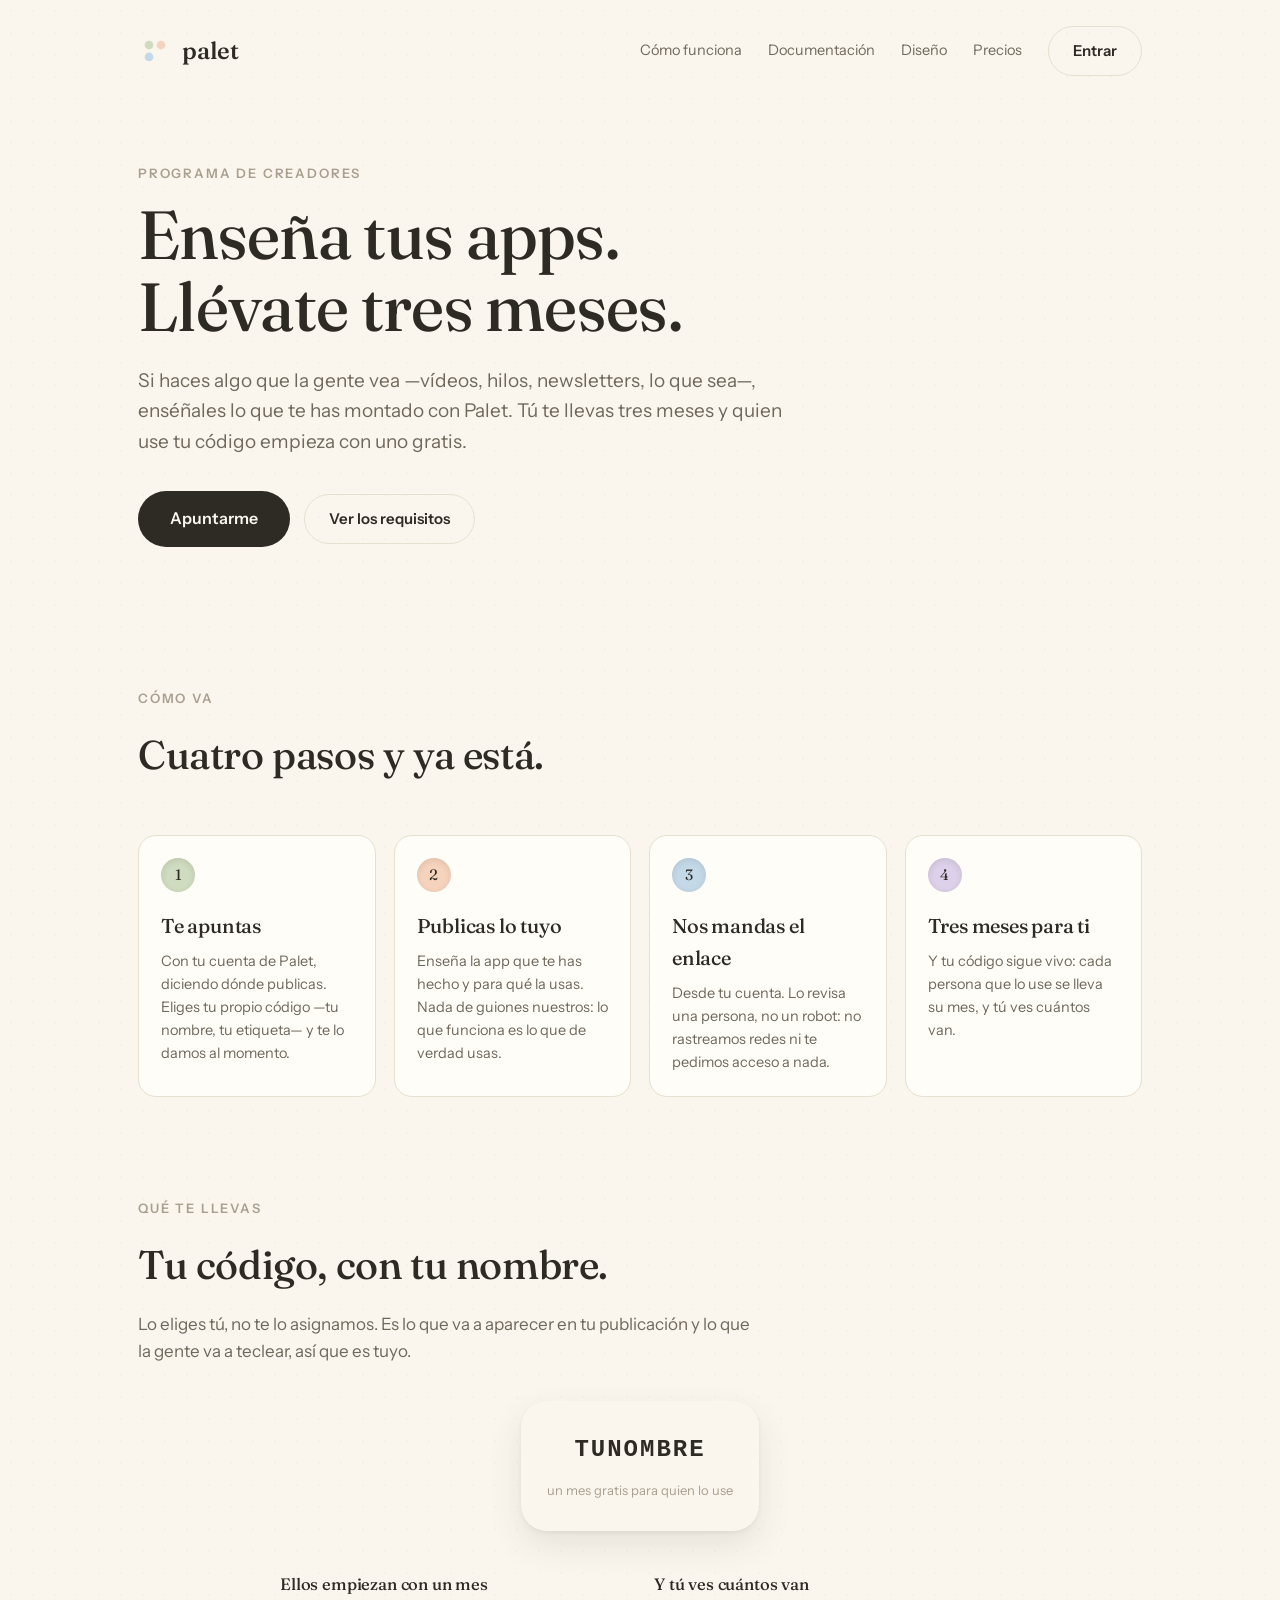
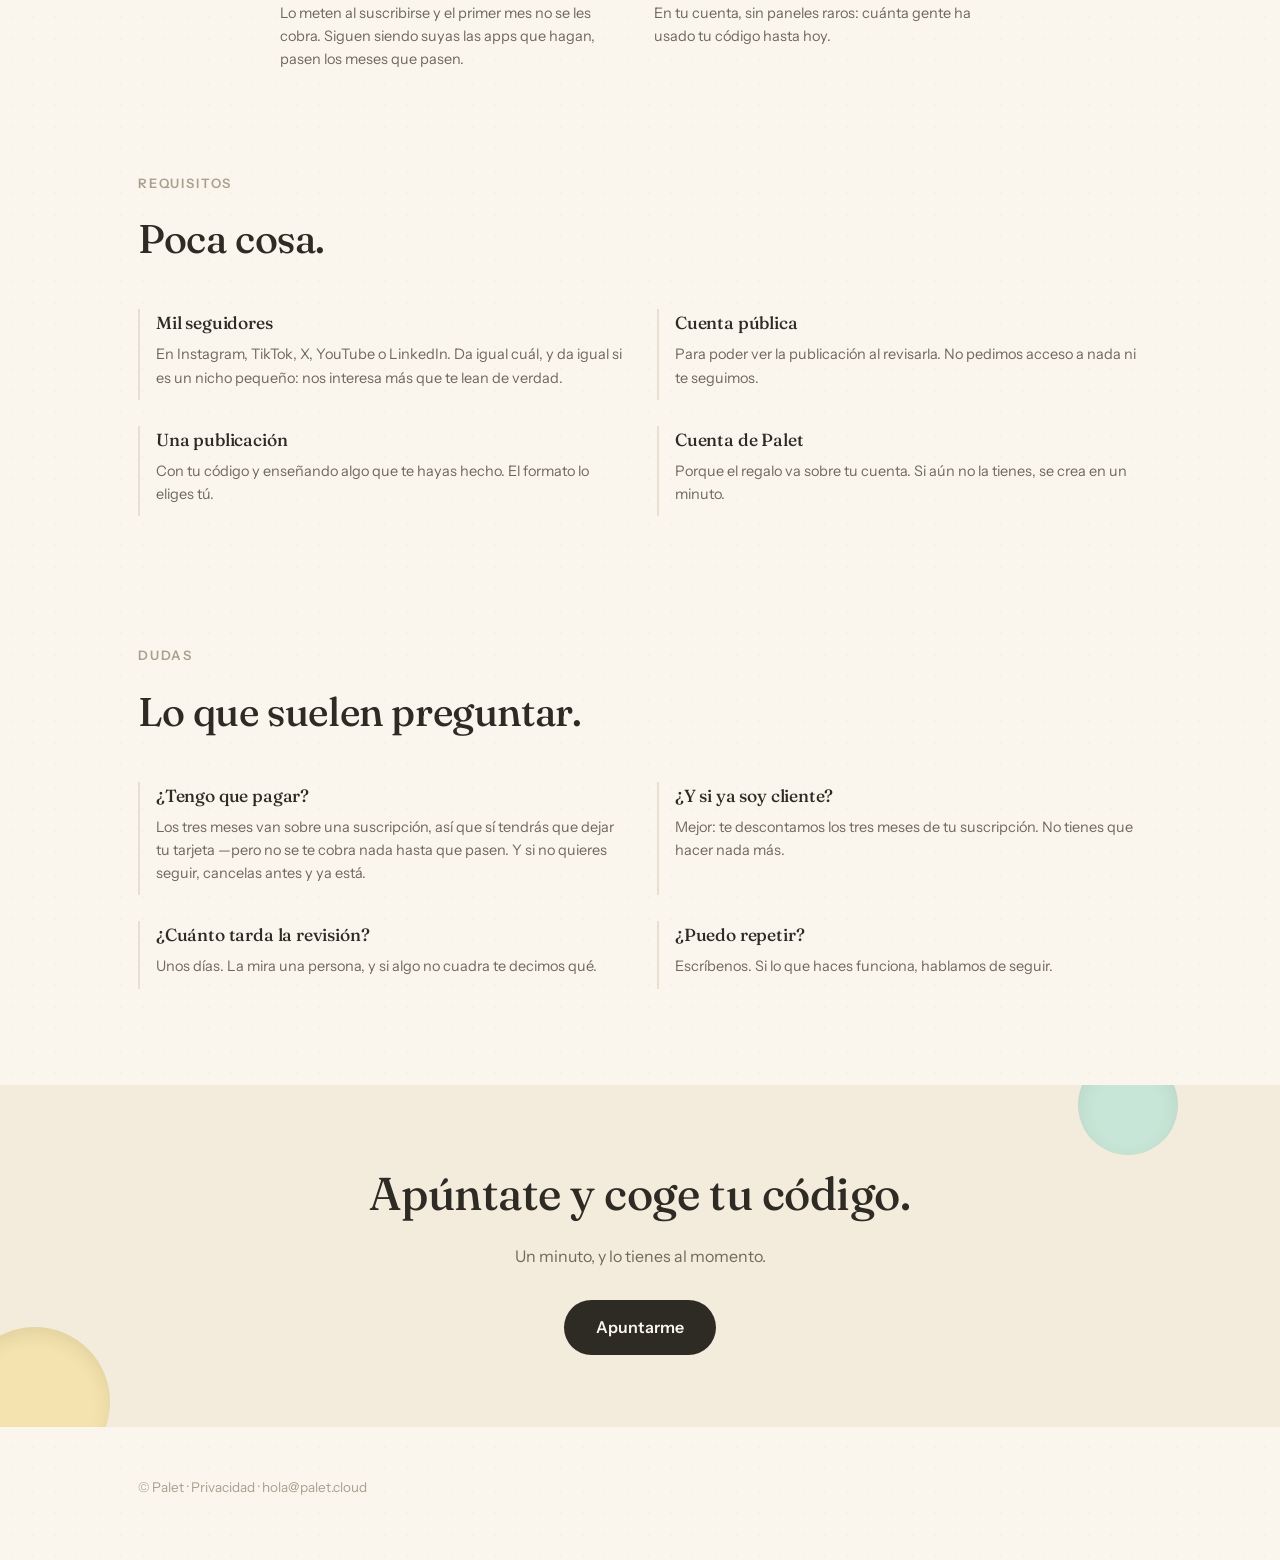
<file: creadores.html>
<!doctype html>
<html lang="es">
<head>
  <meta charset="utf-8">
  <meta name="viewport" content="width=device-width, initial-scale=1">
  <title>Palet — Programa de creadores</title>
  <meta name="description" content="Comparte Palet con los tuyos y llévate tres meses. Quien use tu código empieza con un mes gratis.">
  <link rel="icon" href="icon.svg" type="image/svg+xml">
  <link rel="preconnect" href="https://fonts.googleapis.com">
  <link rel="preconnect" href="https://fonts.gstatic.com" crossorigin>
  <link href="https://fonts.googleapis.com/css2?family=Fraunces:ital,opsz,wght@0,9..144,300..700;1,9..144,300..700&family=Instrument+Sans:ital,wght@0,400..700;1,400..700&display=swap" rel="stylesheet">
  <link rel="stylesheet" href="styles.css">
  <meta property="og:title" content="Programa de creadores de Palet">
  <meta property="og:description" content="Comparte Palet y llévate tres meses. Quien use tu código empieza con un mes gratis.">
  <meta property="og:url" content="https://palet.cloud/creadores.html">
</head>
<body>

<div class="wrap">
  <nav>
    <a class="brand" href="/">
      <img src="icon.svg" alt="">
      <span>palet</span>
    </a>
    <div class="nav-links">
      <a href="/#como">Cómo funciona</a>
      <a href="docs.html">Documentación</a>
      <a href="diseno.html">Diseño</a>
      <a href="precios.html">Precios</a>
      <a class="btn ghost" href="https://app.palet.cloud">Entrar</a>
    </div>
  </nav>
</div>

<header class="hero" style="padding-bottom:40px">
  <div class="wrap">
    <p class="eyebrow">Programa de creadores</p>
    <h1 class="reveal" style="max-width:14ch">Enseña tus apps.<br>Llévate tres meses.</h1>
    <p class="sub reveal d1" style="max-width:52ch">Si haces algo que la gente vea —vídeos, hilos,
    newsletters, lo que sea—, enséñales lo que te has montado con Palet. Tú te llevas tres meses
    y quien use tu código empieza con uno gratis.</p>
    <div class="cta-row reveal d2">
      <a class="btn big" href="https://app.palet.cloud/creadores">Apuntarme</a>
      <a class="btn ghost" href="#requisitos">Ver los requisitos</a>
    </div>
  </div>
</header>

<section>
  <div class="wrap">
    <p class="eyebrow">Cómo va</p>
    <h2>Cuatro pasos y ya está.</h2>
    <div class="steps cuatro">
      <div class="step">
        <span class="num" style="background:var(--sage)">1</span>
        <h3>Te apuntas</h3>
        <p>Con tu cuenta de Palet, diciendo dónde publicas. Eliges tu propio código —tu nombre,
        tu etiqueta— y te lo damos al momento.</p>
      </div>
      <div class="step">
        <span class="num" style="background:var(--peach)">2</span>
        <h3>Publicas lo tuyo</h3>
        <p>Enseña la app que te has hecho y para qué la usas. Nada de guiones nuestros: lo que
        funciona es lo que de verdad usas.</p>
      </div>
      <div class="step">
        <span class="num" style="background:var(--sky)">3</span>
        <h3>Nos mandas el enlace</h3>
        <p>Desde tu cuenta. Lo revisa una persona, no un robot: no rastreamos redes ni te pedimos
        acceso a nada.</p>
      </div>
      <div class="step">
        <span class="num" style="background:var(--lilac)">4</span>
        <h3>Tres meses para ti</h3>
        <p>Y tu código sigue vivo: cada persona que lo use se lleva su mes, y tú ves cuántos van.</p>
      </div>
    </div>
  </div>
</section>

<section>
  <div class="wrap">
    <p class="eyebrow">Qué te llevas</p>
    <h2>Tu código, con tu nombre.</h2>
    <p class="lead">Lo eliges tú, no te lo asignamos. Es lo que va a aparecer en tu publicación y
    lo que la gente va a teclear, así que es tuyo.</p>

    <div class="widgets-demo" style="margin:36px 0 40px">
      <div class="wdg" style="width:auto;height:auto;min-width:220px;align-items:center;justify-content:center;padding:30px 26px">
        <strong style="font-family:ui-monospace,Menlo,monospace;font-size:24px;letter-spacing:2px;color:var(--ink);margin:0">TUNOMBRE</strong>
        <span style="margin-top:10px;color:var(--ink-faint);font-size:13px">un mes gratis para quien lo use</span>
      </div>
    </div>

    <div class="widget-notes">
      <div>
        <h3>Ellos empiezan con un mes</h3>
        <p>Lo meten al suscribirse y el primer mes no se les cobra. Siguen siendo suyas las apps
        que hagan, pasen los meses que pasen.</p>
      </div>
      <div>
        <h3>Y tú ves cuántos van</h3>
        <p>En tu cuenta, sin paneles raros: cuánta gente ha usado tu código hasta hoy.</p>
      </div>
    </div>
  </div>
</section>

<section id="requisitos">
  <div class="wrap">
    <p class="eyebrow">Requisitos</p>
    <h2>Poca cosa.</h2>
    <div class="usos">
      <article>
        <h3>Mil seguidores</h3>
        <p>En Instagram, TikTok, X, YouTube o LinkedIn. Da igual cuál, y da igual si es un
        nicho pequeño: nos interesa más que te lean de verdad.</p>
      </article>
      <article>
        <h3>Cuenta pública</h3>
        <p>Para poder ver la publicación al revisarla. No pedimos acceso a nada ni te seguimos.</p>
      </article>
      <article>
        <h3>Una publicación</h3>
        <p>Con tu código y enseñando algo que te hayas hecho. El formato lo eliges tú.</p>
      </article>
      <article>
        <h3>Cuenta de Palet</h3>
        <p>Porque el regalo va sobre tu cuenta. Si aún no la tienes, se crea en un minuto.</p>
      </article>
    </div>
  </div>
</section>

<section>
  <div class="wrap">
    <p class="eyebrow">Dudas</p>
    <h2>Lo que suelen preguntar.</h2>
    <div class="usos">
      <article>
        <h3>¿Tengo que pagar?</h3>
        <p>Los tres meses van sobre una suscripción, así que sí tendrás que dejar tu tarjeta —pero
        no se te cobra nada hasta que pasen. Y si no quieres seguir, cancelas antes y ya está.</p>
      </article>
      <article>
        <h3>¿Y si ya soy cliente?</h3>
        <p>Mejor: te descontamos los tres meses de tu suscripción. No tienes que hacer nada más.</p>
      </article>
      <article>
        <h3>¿Cuánto tarda la revisión?</h3>
        <p>Unos días. La mira una persona, y si algo no cuadra te decimos qué.</p>
      </article>
      <article>
        <h3>¿Puedo repetir?</h3>
        <p>Escríbenos. Si lo que haces funciona, hablamos de seguir.</p>
      </article>
    </div>
  </div>
</section>

<div class="cta-band">
  <span class="well" style="background:var(--butter); width:150px;height:150px; left:-40px; bottom:-50px"></span>
  <span class="well" style="background:var(--mint);   width:100px;height:100px; right:8%;  top:-30px"></span>
  <h2>Apúntate y coge tu código.</h2>
  <p>Un minuto, y lo tienes al momento.</p>
  <a class="btn big" href="https://app.palet.cloud/creadores">Apuntarme</a>
</div>

<footer>
  <div class="wrap">
    <p>© Palet · <a href="privacidad.html">Privacidad</a> · <a href="mailto:hola@palet.cloud">hola@palet.cloud</a></p>
  </div>
</footer>

</body>
</html>
</file>
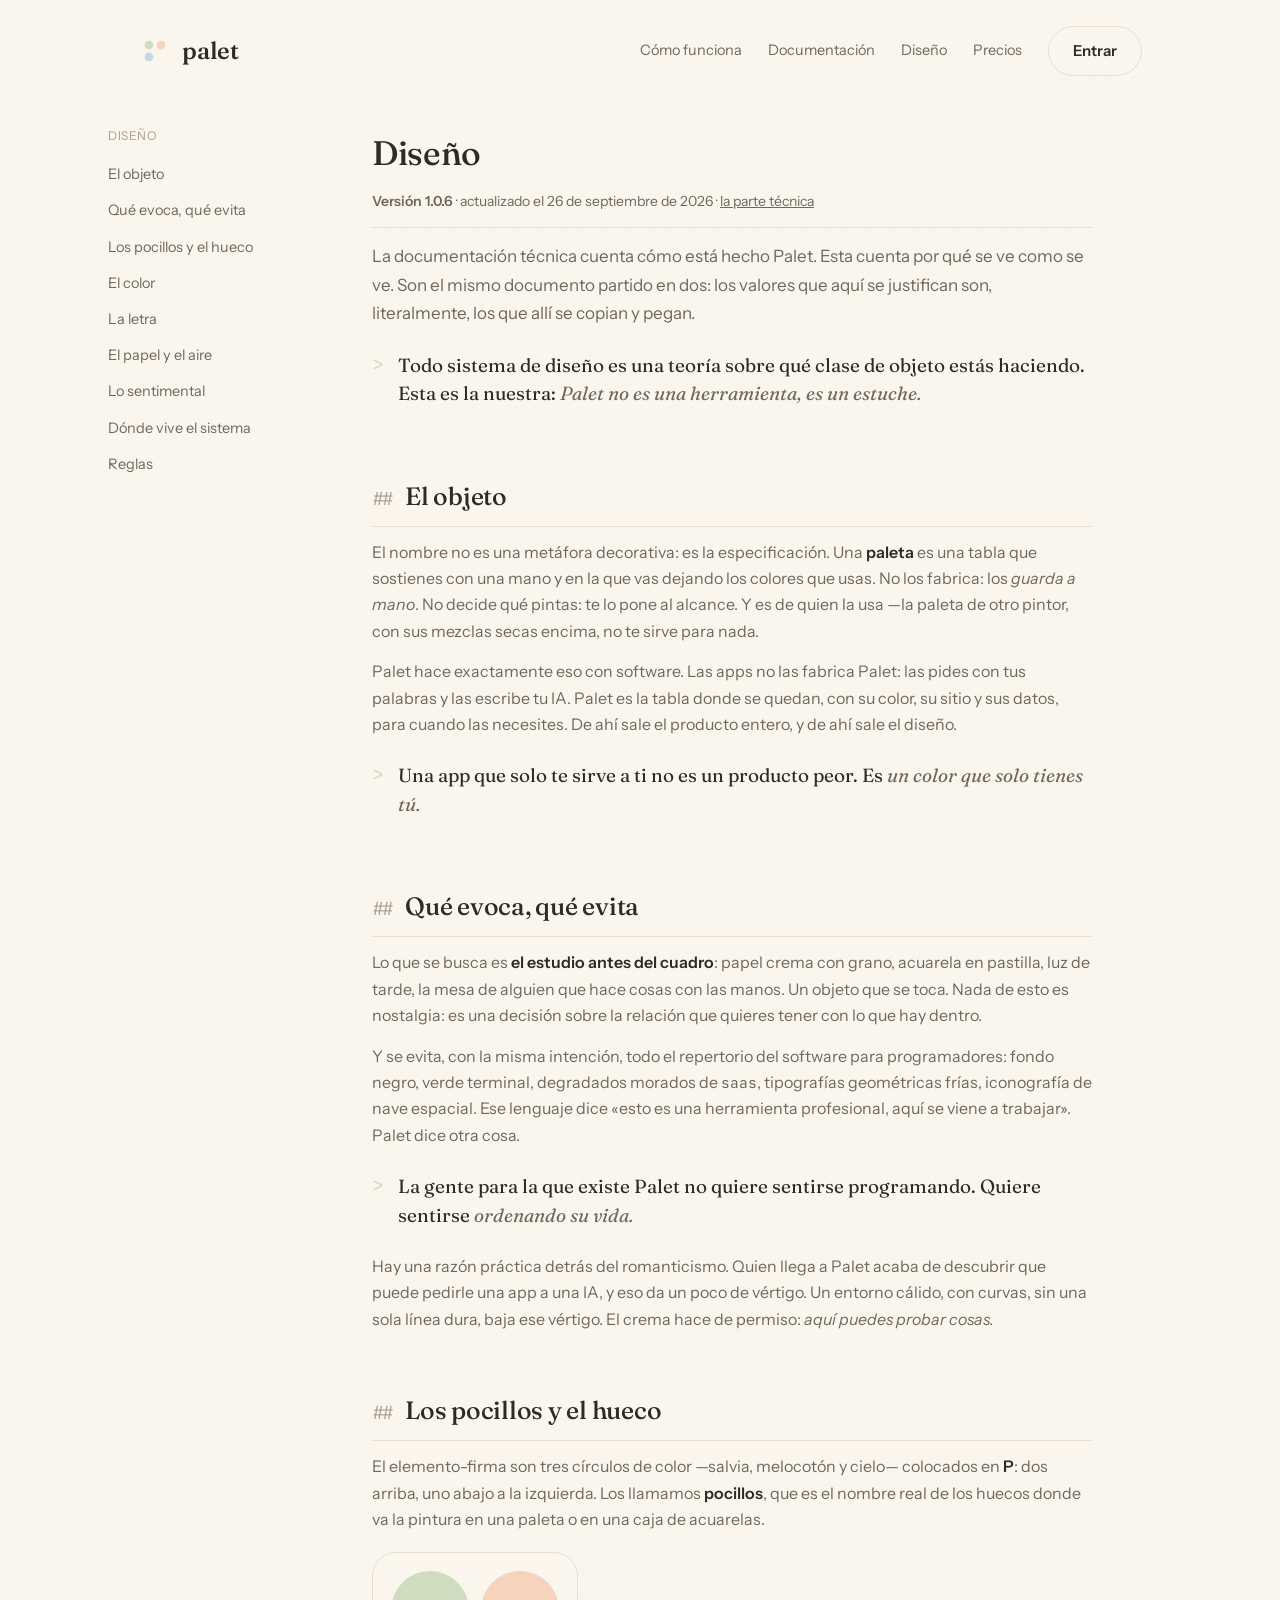
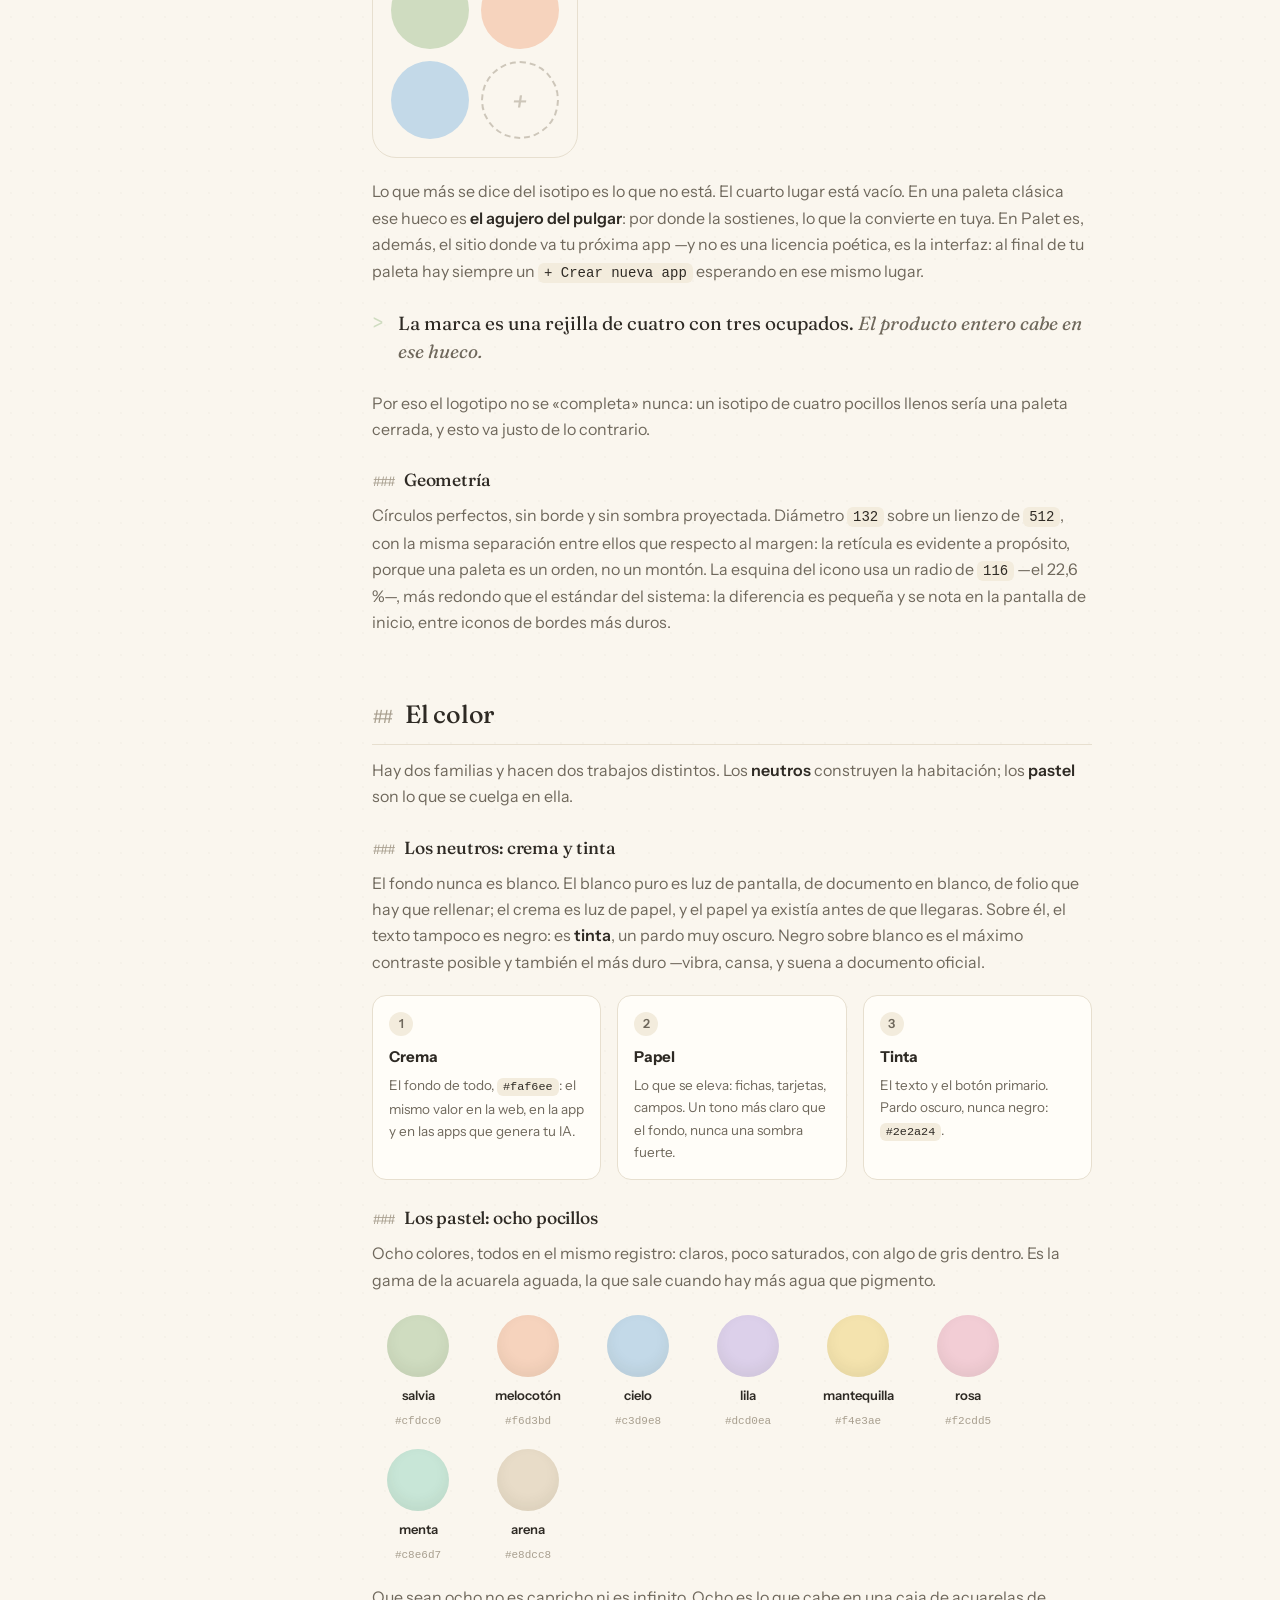
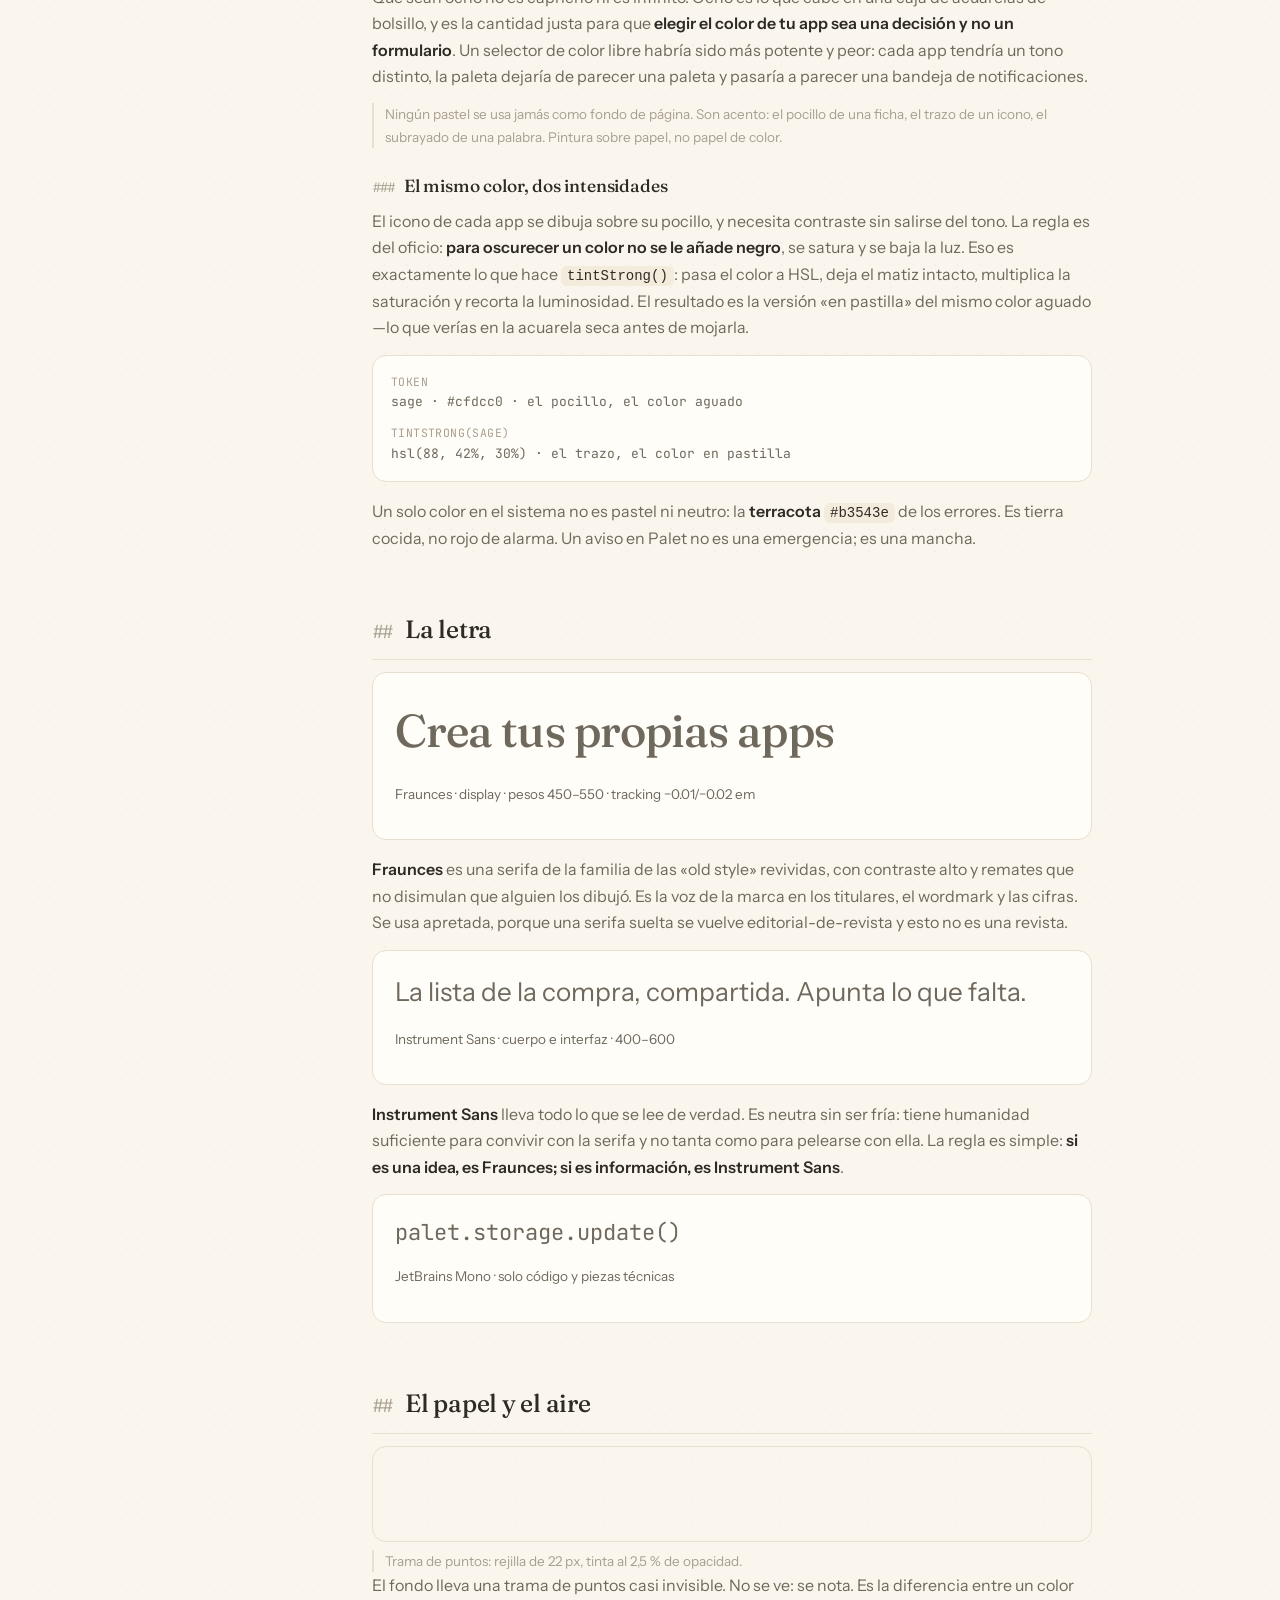
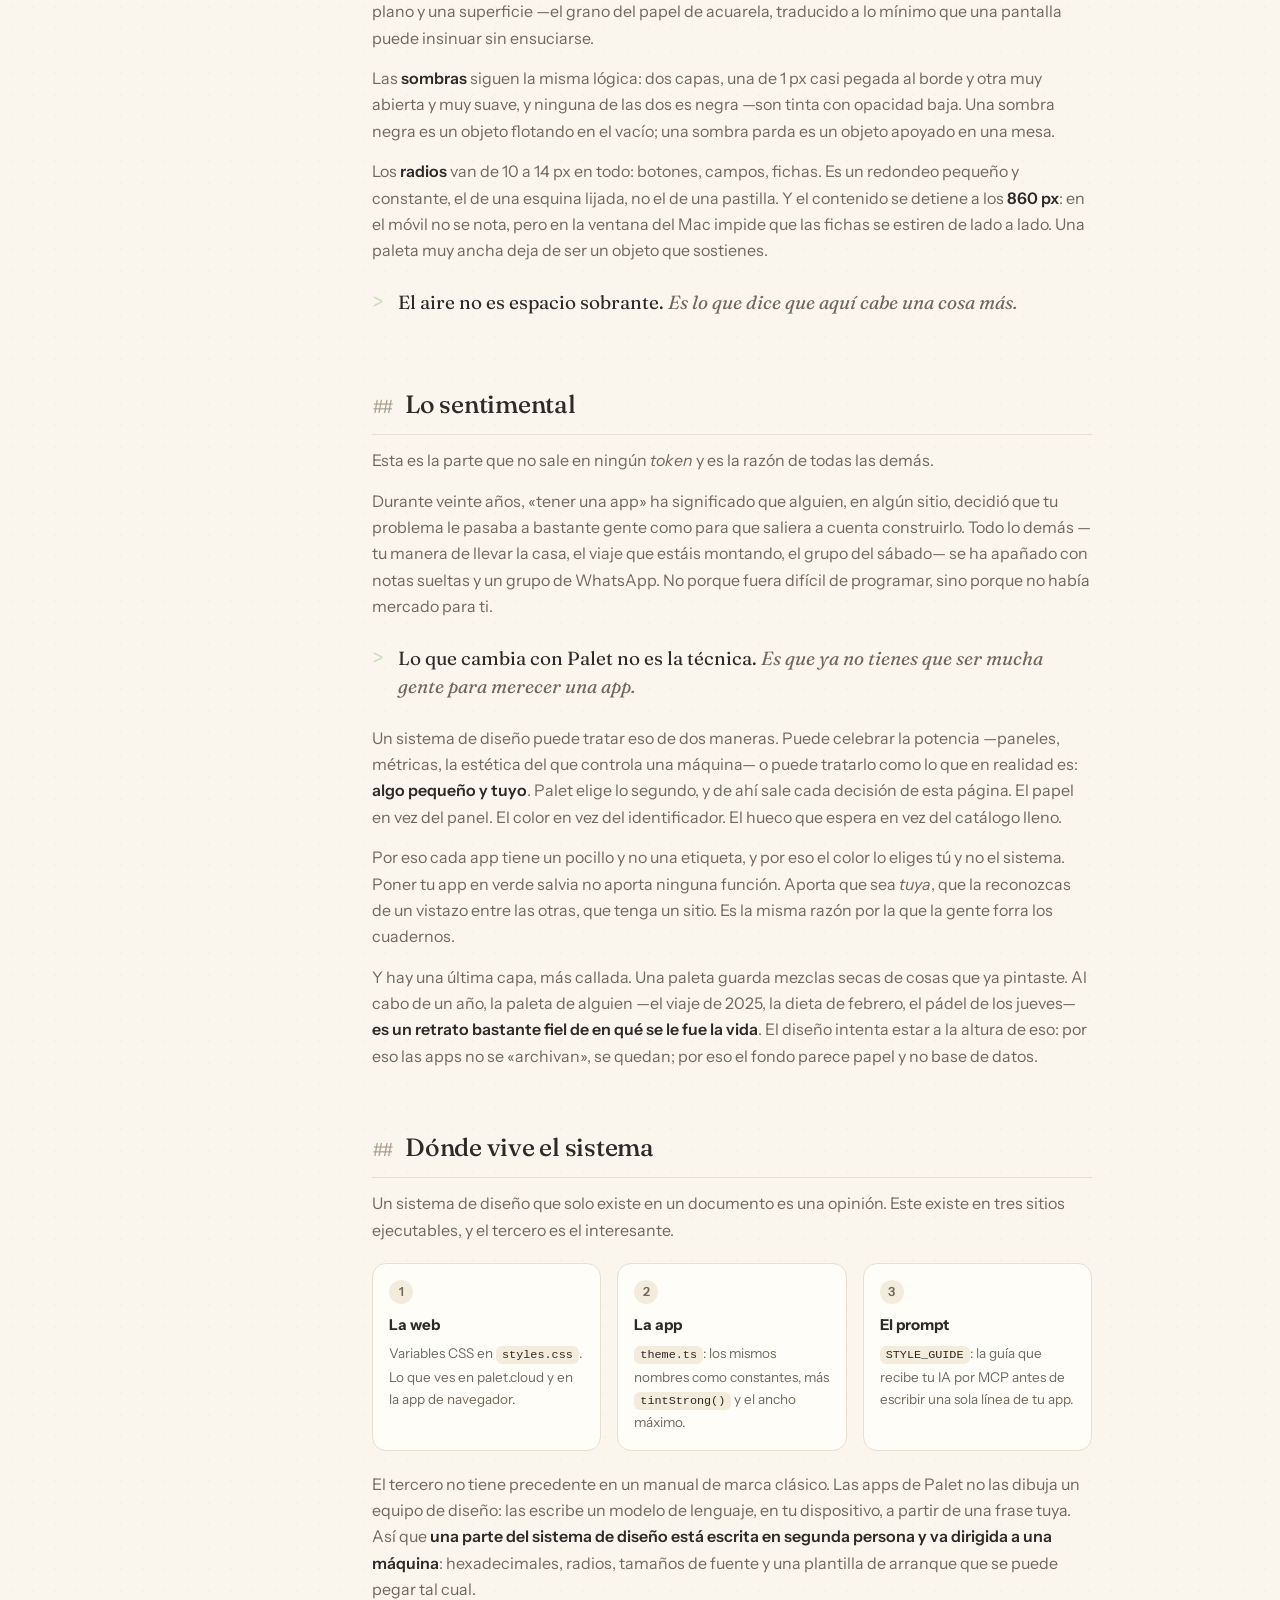
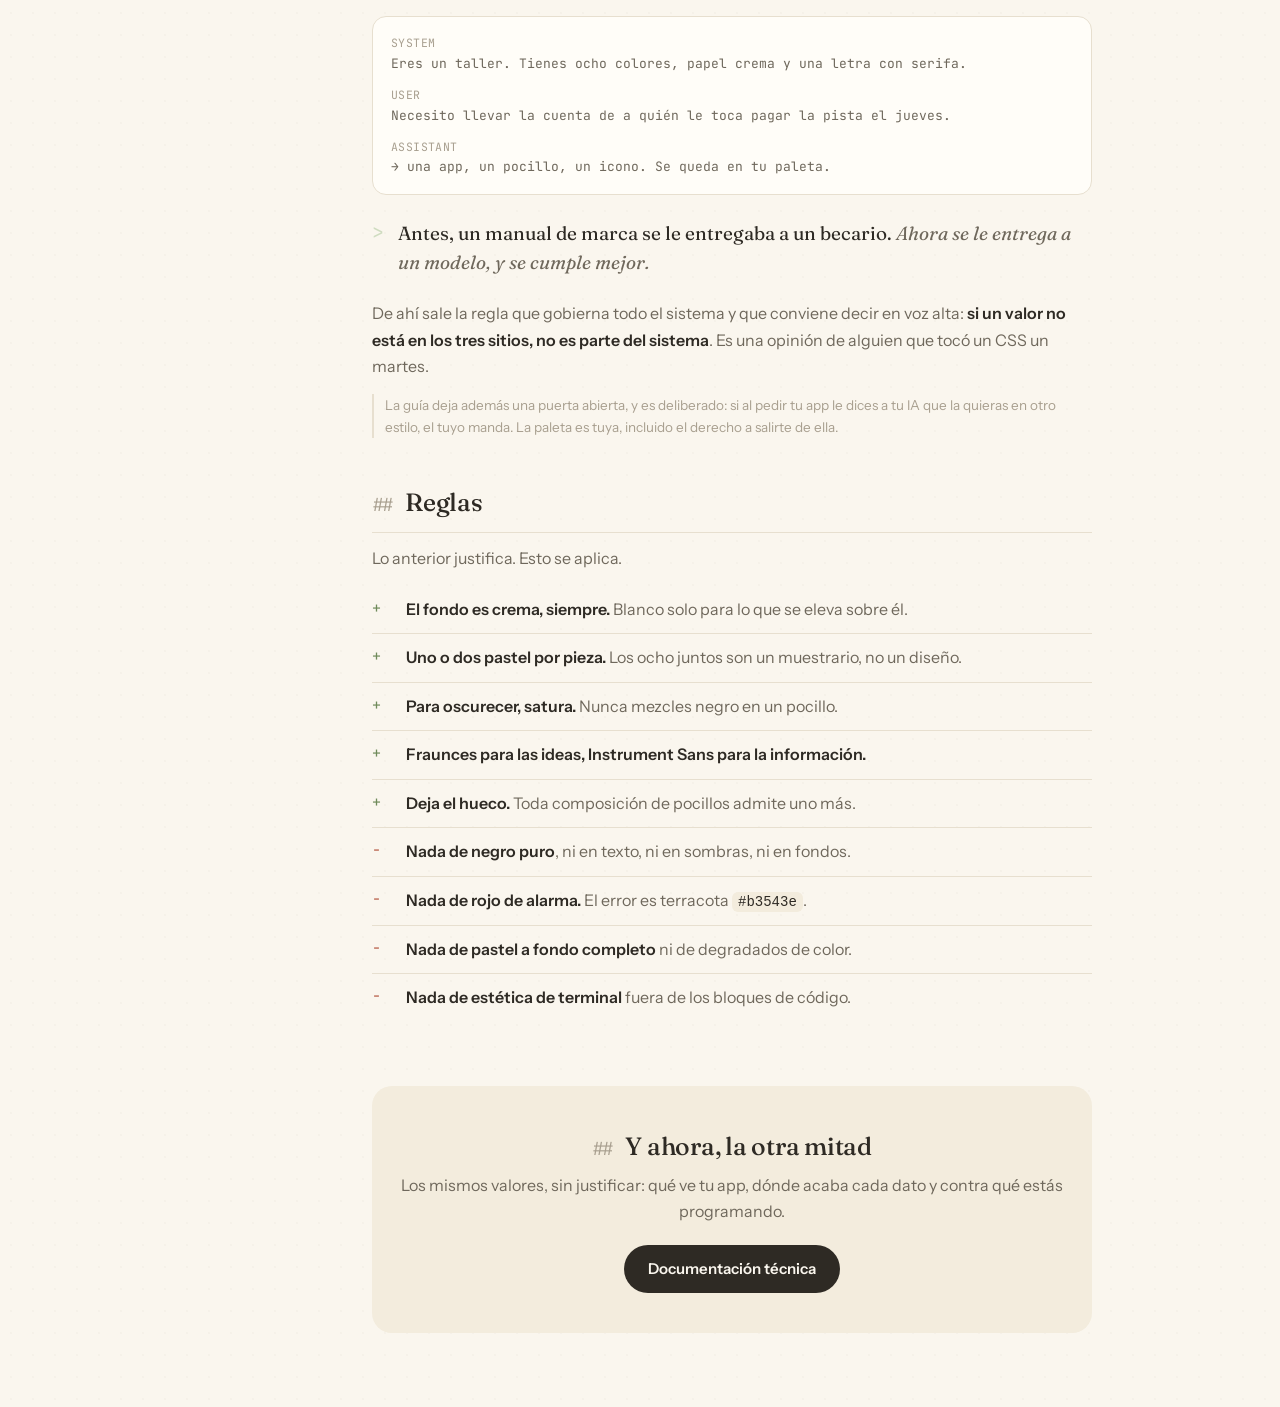
<file: diseno.html>
<!doctype html>
<html lang="es">
<head>
  <meta charset="utf-8">
  <meta name="viewport" content="width=device-width, initial-scale=1">
  <title>Palet — Diseño</title>
  <meta name="description" content="Por qué Palet se ve como se ve: la paleta del pintor, los pocillos de color, el papel crema y la letra con serifa. La justificación artística del sistema de diseño, y cómo se traduce a tokens.">
  <link rel="icon" href="icon.svg" type="image/svg+xml">
  <link rel="preconnect" href="https://fonts.googleapis.com">
  <link rel="preconnect" href="https://fonts.gstatic.com" crossorigin>
  <link href="https://fonts.googleapis.com/css2?family=Fraunces:ital,opsz,wght@0,9..144,300..700;1,9..144,300..700&family=Instrument+Sans:ital,wght@0,400..700;1,400..700&family=JetBrains+Mono:wght@400;500&display=swap" rel="stylesheet">
  <link rel="stylesheet" href="styles.css">
  <link rel="stylesheet" href="docs.css">
  <link rel="stylesheet" href="diseno.css">
</head>
<body class="docs">

<div class="wrap">
  <nav>
    <a class="brand" href="/">
      <img src="icon.svg" alt="">
      <span>palet</span>
    </a>
    <div class="nav-links">
      <a href="/#como">Cómo funciona</a>
      <a href="docs.html">Documentación</a>
      <a href="diseno.html">Diseño</a>
      <a href="precios.html">Precios</a>
      <a class="btn ghost" href="https://app.palet.cloud">Entrar</a>
    </div>
  </nav>
</div>

<div class="doc-layout">
  <aside class="doc-nav">
    <p class="doc-nav-title">Diseño</p>
    <a href="#objeto">El objeto</a>
    <a href="#evoca">Qué evoca, qué evita</a>
    <a href="#pocillos">Los pocillos y el hueco</a>
    <a href="#color">El color</a>
    <a href="#letra">La letra</a>
    <a href="#papel">El papel y el aire</a>
    <a href="#sentimental">Lo sentimental</a>
    <a href="#sistema">Dónde vive el sistema</a>
    <a href="#reglas">Reglas</a>
  </aside>

  <main class="doc-body">

    <h1>Diseño</h1>
    <p class="doc-version">
      <strong>Versión 1.0.6</strong> · actualizado el 26 de septiembre de 2026 ·
      <a href="docs.html">la parte técnica</a>
    </p>
    <p class="doc-lead">La documentación técnica cuenta cómo está hecho Palet. Esta cuenta
    por qué se ve como se ve. Son el mismo documento partido en dos: los valores que aquí
    se justifican son, literalmente, los que allí se copian y pegan.</p>

    <div class="cita">
      <p>Todo sistema de diseño es una teoría sobre qué clase de objeto estás haciendo.
      Esta es la nuestra: <em>Palet no es una herramienta, es un estuche.</em></p>
    </div>

    <section id="objeto">
      <h2>El objeto</h2>
      <p>El nombre no es una metáfora decorativa: es la especificación. Una <strong>paleta</strong>
      es una tabla que sostienes con una mano y en la que vas dejando los colores que usas.
      No los fabrica: los <em>guarda a mano</em>. No decide qué pintas: te lo pone al alcance.
      Y es de quien la usa —la paleta de otro pintor, con sus mezclas secas encima, no te
      sirve para nada.</p>
      <p>Palet hace exactamente eso con software. Las apps no las fabrica Palet: las pides
      con tus palabras y las escribe tu IA. Palet es la tabla donde se quedan, con su color,
      su sitio y sus datos, para cuando las necesites. De ahí sale el producto entero, y de
      ahí sale el diseño.</p>
      <div class="cita">
        <p>Una app que solo te sirve a ti no es un producto peor.
        Es <em>un color que solo tienes tú.</em></p>
      </div>
    </section>

    <section id="evoca">
      <h2>Qué evoca, qué evita</h2>
      <p>Lo que se busca es <strong>el estudio antes del cuadro</strong>: papel crema con
      grano, acuarela en pastilla, luz de tarde, la mesa de alguien que hace cosas con las
      manos. Un objeto que se toca. Nada de esto es nostalgia: es una decisión sobre la
      relación que quieres tener con lo que hay dentro.</p>
      <p>Y se evita, con la misma intención, todo el repertorio del software para
      programadores: fondo negro, verde terminal, degradados morados de <span
      style="font-family:var(--font-mono);font-size:0.9em">saas</span>, tipografías
      geométricas frías, iconografía de nave espacial. Ese lenguaje dice «esto es una
      herramienta profesional, aquí se viene a trabajar». Palet dice otra cosa.</p>
      <div class="cita">
        <p>La gente para la que existe Palet no quiere sentirse programando.
        Quiere sentirse <em>ordenando su vida.</em></p>
      </div>
      <p>Hay una razón práctica detrás del romanticismo. Quien llega a Palet acaba de
      descubrir que puede pedirle una app a una IA, y eso da un poco de vértigo. Un entorno
      cálido, con curvas, sin una sola línea dura, baja ese vértigo. El crema hace de
      permiso: <em>aquí puedes probar cosas.</em></p>
    </section>

    <section id="pocillos">
      <h2>Los pocillos y el hueco</h2>
      <p>El elemento-firma son tres círculos de color —salvia, melocotón y cielo— colocados
      en <strong>P</strong>: dos arriba, uno abajo a la izquierda. Los llamamos
      <strong>pocillos</strong>, que es el nombre real de los huecos donde va la pintura en
      una paleta o en una caja de acuarelas.</p>

      <div class="isotipo" aria-hidden="true">
        <i style="background:#cfdcc0"></i>
        <i style="background:#f6d3bd"></i>
        <i style="background:#c3d9e8"></i>
        <i class="hueco">+</i>
      </div>

      <p>Lo que más se dice del isotipo es lo que no está. El cuarto lugar está vacío. En una
      paleta clásica ese hueco es <strong>el agujero del pulgar</strong>: por donde la
      sostienes, lo que la convierte en tuya. En Palet es, además, el sitio donde va tu
      próxima app —y no es una licencia poética, es la interfaz: al final de tu paleta hay
      siempre un <code>+ Crear nueva app</code> esperando en ese mismo lugar.</p>
      <div class="cita">
        <p>La marca es una rejilla de cuatro con tres ocupados.
        <em>El producto entero cabe en ese hueco.</em></p>
      </div>
      <p>Por eso el logotipo no se «completa» nunca: un isotipo de cuatro pocillos llenos
      sería una paleta cerrada, y esto va justo de lo contrario.</p>
      <h3>Geometría</h3>
      <p>Círculos perfectos, sin borde y sin sombra proyectada. Diámetro <code>132</code>
      sobre un lienzo de <code>512</code>, con la misma separación entre ellos que respecto
      al margen: la retícula es evidente a propósito, porque una paleta es un orden, no un
      montón. La esquina del icono usa un radio de <code>116</code> —el 22,6 %—, más redondo
      que el estándar del sistema: la diferencia es pequeña y se nota en la pantalla de
      inicio, entre iconos de bordes más duros.</p>
    </section>

    <section id="color">
      <h2>El color</h2>
      <p>Hay dos familias y hacen dos trabajos distintos. Los <strong>neutros</strong>
      construyen la habitación; los <strong>pastel</strong> son lo que se cuelga en ella.</p>
      <h3>Los neutros: crema y tinta</h3>
      <p>El fondo nunca es blanco. El blanco puro es luz de pantalla, de documento en blanco,
      de folio que hay que rellenar; el crema es luz de papel, y el papel ya existía antes de
      que llegaras. Sobre él, el texto tampoco es negro: es <strong>tinta</strong>, un pardo
      muy oscuro. Negro sobre blanco es el máximo contraste posible y también el más duro
      —vibra, cansa, y suena a documento oficial.</p>
      <div class="doc-flow">
        <div><span>1</span><b>Crema</b><p>El fondo de todo, <code>#faf6ee</code>: el mismo
        valor en la web, en la app y en las apps que genera tu IA.</p></div>
        <div><span>2</span><b>Papel</b><p>Lo que se eleva: fichas, tarjetas, campos.
        Un tono más claro que el fondo, nunca una sombra fuerte.</p></div>
        <div><span>3</span><b>Tinta</b><p>El texto y el botón primario. Pardo oscuro, nunca
        negro: <code>#2e2a24</code>.</p></div>
      </div>
      <h3>Los pastel: ocho pocillos</h3>
      <p>Ocho colores, todos en el mismo registro: claros, poco saturados, con algo de gris
      dentro. Es la gama de la acuarela aguada, la que sale cuando hay más agua que pigmento.</p>
      <div class="pocillos">
        <div class="pocillo"><i style="background:#cfdcc0"></i><b>salvia</b><code>#cfdcc0</code></div>
        <div class="pocillo"><i style="background:#f6d3bd"></i><b>melocotón</b><code>#f6d3bd</code></div>
        <div class="pocillo"><i style="background:#c3d9e8"></i><b>cielo</b><code>#c3d9e8</code></div>
        <div class="pocillo"><i style="background:#dcd0ea"></i><b>lila</b><code>#dcd0ea</code></div>
        <div class="pocillo"><i style="background:#f4e3ae"></i><b>mantequilla</b><code>#f4e3ae</code></div>
        <div class="pocillo"><i style="background:#f2cdd5"></i><b>rosa</b><code>#f2cdd5</code></div>
        <div class="pocillo"><i style="background:#c8e6d7"></i><b>menta</b><code>#c8e6d7</code></div>
        <div class="pocillo"><i style="background:#e8dcc8"></i><b>arena</b><code>#e8dcc8</code></div>
      </div>
      <p>Que sean ocho no es capricho ni es infinito. Ocho es lo que cabe en una caja de
      acuarelas de bolsillo, y es la cantidad justa para que <strong>elegir el color de tu
      app sea una decisión y no un formulario</strong>. Un selector de color libre habría
      sido más potente y peor: cada app tendría un tono distinto, la paleta dejaría de
      parecer una paleta y pasaría a parecer una bandeja de notificaciones.</p>
      <p class="doc-nota">Ningún pastel se usa jamás como fondo de página. Son acento: el
      pocillo de una ficha, el trazo de un icono, el subrayado de una palabra. Pintura sobre
      papel, no papel de color.</p>
      <h3>El mismo color, dos intensidades</h3>
      <p>El icono de cada app se dibuja sobre su pocillo, y necesita contraste sin salirse
      del tono. La regla es del oficio: <strong>para oscurecer un color no se le añade
      negro</strong>, se satura y se baja la luz. Eso es exactamente lo que hace
      <code>tintStrong()</code>: pasa el color a HSL, deja el matiz intacto, multiplica la
      saturación y recorta la luminosidad. El resultado es la versión «en pastilla» del mismo
      color aguado —lo que verías en la acuarela seca antes de mojarla.</p>
      <div class="prompt">
        <div><b>token</b><span>sage · #cfdcc0 · el pocillo, el color aguado</span></div>
        <div><b>tintStrong(sage)</b><span>hsl(88, 42%, 30%) · el trazo, el color en pastilla</span></div>
      </div>
      <p>Un solo color en el sistema no es pastel ni neutro: la <strong>terracota</strong>
      <code>#b3543e</code> de los errores. Es tierra cocida, no rojo de alarma. Un aviso en
      Palet no es una emergencia; es una mancha.</p>
    </section>

    <section id="letra">
      <h2>La letra</h2>
      <div class="especimen">
        <p class="especimen-muestra">Crea tus propias apps</p>
        <p class="especimen-pie">Fraunces · display · pesos 450–550 · tracking −0.01/−0.02 em</p>
      </div>
      <p><strong>Fraunces</strong> es una serifa de la familia de las «old style» revividas,
      con contraste alto y remates que no disimulan que alguien los dibujó. Es la voz de la
      marca en los titulares, el wordmark y las cifras. Se usa apretada, porque una serifa
      suelta se vuelve editorial-de-revista y esto no es una revista.</p>
      <div class="especimen">
        <p class="especimen-muestra sans">La lista de la compra, compartida. Apunta lo que falta.</p>
        <p class="especimen-pie">Instrument Sans · cuerpo e interfaz · 400–600</p>
      </div>
      <p><strong>Instrument Sans</strong> lleva todo lo que se lee de verdad. Es neutra sin
      ser fría: tiene humanidad suficiente para convivir con la serifa y no tanta como para
      pelearse con ella. La regla es simple: <strong>si es una idea, es Fraunces; si es
      información, es Instrument Sans</strong>.</p>
      <div class="especimen">
        <p class="especimen-muestra mono">palet.storage.update()</p>
        <p class="especimen-pie">JetBrains Mono · solo código y piezas técnicas</p>
      </div>
    </section>

    <section id="papel">
      <h2>El papel y el aire</h2>
      <div class="muestra-papel"></div>
      <p class="doc-nota">Trama de puntos: rejilla de 22 px, tinta al 2,5 % de opacidad.</p>
      <p>El fondo lleva una trama de puntos casi invisible. No se ve: se nota. Es la
      diferencia entre un color plano y una superficie —el grano del papel de acuarela,
      traducido a lo mínimo que una pantalla puede insinuar sin ensuciarse.</p>
      <p>Las <strong>sombras</strong> siguen la misma lógica: dos capas, una de 1 px casi
      pegada al borde y otra muy abierta y muy suave, y ninguna de las dos es negra —son
      tinta con opacidad baja. Una sombra negra es un objeto flotando en el vacío; una sombra
      parda es un objeto apoyado en una mesa.</p>
      <p>Los <strong>radios</strong> van de 10 a 14 px en todo: botones, campos, fichas. Es un
      redondeo pequeño y constante, el de una esquina lijada, no el de una pastilla. Y el
      contenido se detiene a los <strong>860 px</strong>: en el móvil no se nota, pero en la
      ventana del Mac impide que las fichas se estiren de lado a lado. Una paleta muy ancha
      deja de ser un objeto que sostienes.</p>
      <div class="cita">
        <p>El aire no es espacio sobrante.
        <em>Es lo que dice que aquí cabe una cosa más.</em></p>
      </div>
    </section>

    <section id="sentimental">
      <h2>Lo sentimental</h2>
      <p>Esta es la parte que no sale en ningún <em>token</em> y es la razón de todas las
      demás.</p>
      <p>Durante veinte años, «tener una app» ha significado que alguien, en algún sitio,
      decidió que tu problema le pasaba a bastante gente como para que saliera a cuenta
      construirlo. Todo lo demás —tu manera de llevar la casa, el viaje que estáis montando,
      el grupo del sábado— se ha apañado con notas sueltas y un grupo de WhatsApp. No porque
      fuera difícil de programar, sino porque no había mercado para ti.</p>
      <div class="cita">
        <p>Lo que cambia con Palet no es la técnica.
        <em>Es que ya no tienes que ser mucha gente para merecer una app.</em></p>
      </div>
      <p>Un sistema de diseño puede tratar eso de dos maneras. Puede celebrar la potencia
      —paneles, métricas, la estética del que controla una máquina— o puede tratarlo como lo
      que en realidad es: <strong>algo pequeño y tuyo</strong>. Palet elige lo segundo, y de
      ahí sale cada decisión de esta página. El papel en vez del panel. El color en vez del
      identificador. El hueco que espera en vez del catálogo lleno.</p>
      <p>Por eso cada app tiene un pocillo y no una etiqueta, y por eso el color lo eliges tú
      y no el sistema. Poner tu app en verde salvia no aporta ninguna función. Aporta que sea
      <em>tuya</em>, que la reconozcas de un vistazo entre las otras, que tenga un sitio.
      Es la misma razón por la que la gente forra los cuadernos.</p>
      <p>Y hay una última capa, más callada. Una paleta guarda mezclas secas de cosas que ya
      pintaste. Al cabo de un año, la paleta de alguien —el viaje de 2025, la dieta de
      febrero, el pádel de los jueves— <strong>es un retrato bastante fiel de en qué se le
      fue la vida</strong>. El diseño intenta estar a la altura de eso: por eso las apps no
      se «archivan», se quedan; por eso el fondo parece papel y no base de datos.</p>
    </section>

    <section id="sistema">
      <h2>Dónde vive el sistema</h2>
      <p>Un sistema de diseño que solo existe en un documento es una opinión. Este existe en
      tres sitios ejecutables, y el tercero es el interesante.</p>
      <div class="doc-flow">
        <div><span>1</span><b>La web</b><p>Variables CSS en <code>styles.css</code>.
        Lo que ves en palet.cloud y en la app de navegador.</p></div>
        <div><span>2</span><b>La app</b><p><code>theme.ts</code>: los mismos nombres como
        constantes, más <code>tintStrong()</code> y el ancho máximo.</p></div>
        <div><span>3</span><b>El prompt</b><p><code>STYLE_GUIDE</code>: la guía que recibe tu
        IA por MCP antes de escribir una sola línea de tu app.</p></div>
      </div>
      <p>El tercero no tiene precedente en un manual de marca clásico. Las apps de Palet no
      las dibuja un equipo de diseño: las escribe un modelo de lenguaje, en tu dispositivo, a
      partir de una frase tuya. Así que <strong>una parte del sistema de diseño está escrita
      en segunda persona y va dirigida a una máquina</strong>: hexadecimales, radios, tamaños
      de fuente y una plantilla de arranque que se puede pegar tal cual.</p>
      <div class="prompt">
        <div><b>system</b><span>Eres un taller. Tienes ocho colores, papel crema y una letra con serifa.</span></div>
        <div><b>user</b><span>Necesito llevar la cuenta de a quién le toca pagar la pista el jueves.</span></div>
        <div><b>assistant</b><span>→ una app, un pocillo, un icono. Se queda en tu paleta.</span></div>
      </div>
      <div class="cita">
        <p>Antes, un manual de marca se le entregaba a un becario.
        <em>Ahora se le entrega a un modelo, y se cumple mejor.</em></p>
      </div>
      <p>De ahí sale la regla que gobierna todo el sistema y que conviene decir en voz alta:
      <strong>si un valor no está en los tres sitios, no es parte del sistema</strong>. Es una
      opinión de alguien que tocó un CSS un martes.</p>
      <p class="doc-nota">La guía deja además una puerta abierta, y es deliberado: si al pedir
      tu app le dices a tu IA que la quieras en otro estilo, el tuyo manda. La paleta es
      tuya, incluido el derecho a salirte de ella.</p>
    </section>

    <section id="reglas">
      <h2>Reglas</h2>
      <p>Lo anterior justifica. Esto se aplica.</p>
      <ul class="reglas">
        <li class="si"><span><b>El fondo es crema, siempre.</b> Blanco solo para lo que se eleva sobre él.</span></li>
        <li class="si"><span><b>Uno o dos pastel por pieza.</b> Los ocho juntos son un muestrario, no un diseño.</span></li>
        <li class="si"><span><b>Para oscurecer, satura.</b> Nunca mezcles negro en un pocillo.</span></li>
        <li class="si"><span><b>Fraunces para las ideas, Instrument Sans para la información.</b></span></li>
        <li class="si"><span><b>Deja el hueco.</b> Toda composición de pocillos admite uno más.</span></li>
        <li class="no"><span><b>Nada de negro puro</b>, ni en texto, ni en sombras, ni en fondos.</span></li>
        <li class="no"><span><b>Nada de rojo de alarma.</b> El error es terracota <code>#b3543e</code>.</span></li>
        <li class="no"><span><b>Nada de pastel a fondo completo</b> ni de degradados de color.</span></li>
        <li class="no"><span><b>Nada de estética de terminal</b> fuera de los bloques de código.</span></li>
      </ul>
    </section>

    <div class="doc-cta">
      <h2>Y ahora, la otra mitad</h2>
      <p>Los mismos valores, sin justificar: qué ve tu app, dónde acaba cada dato y contra qué
      estás programando.</p>
      <a class="btn" href="docs.html">Documentación técnica</a>
    </div>

  </main>
</div>

</body>
</html>
</file>
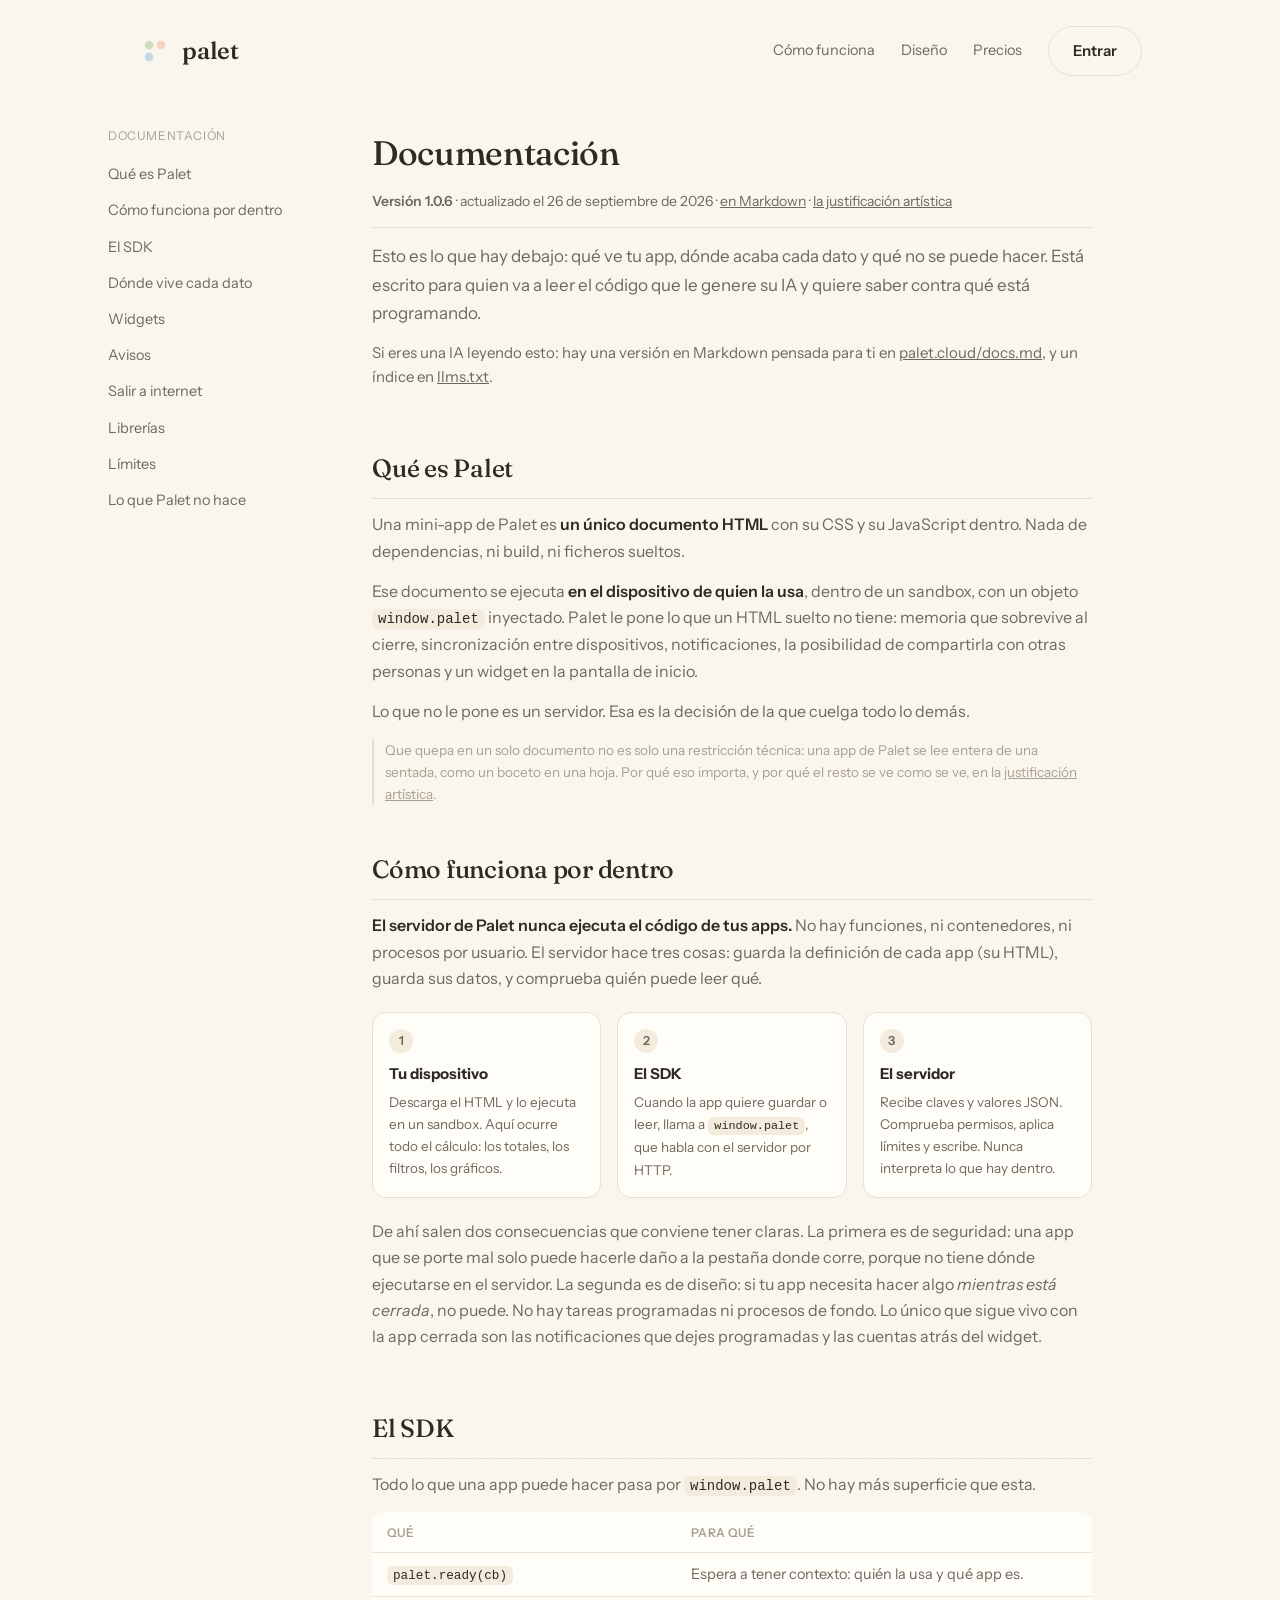
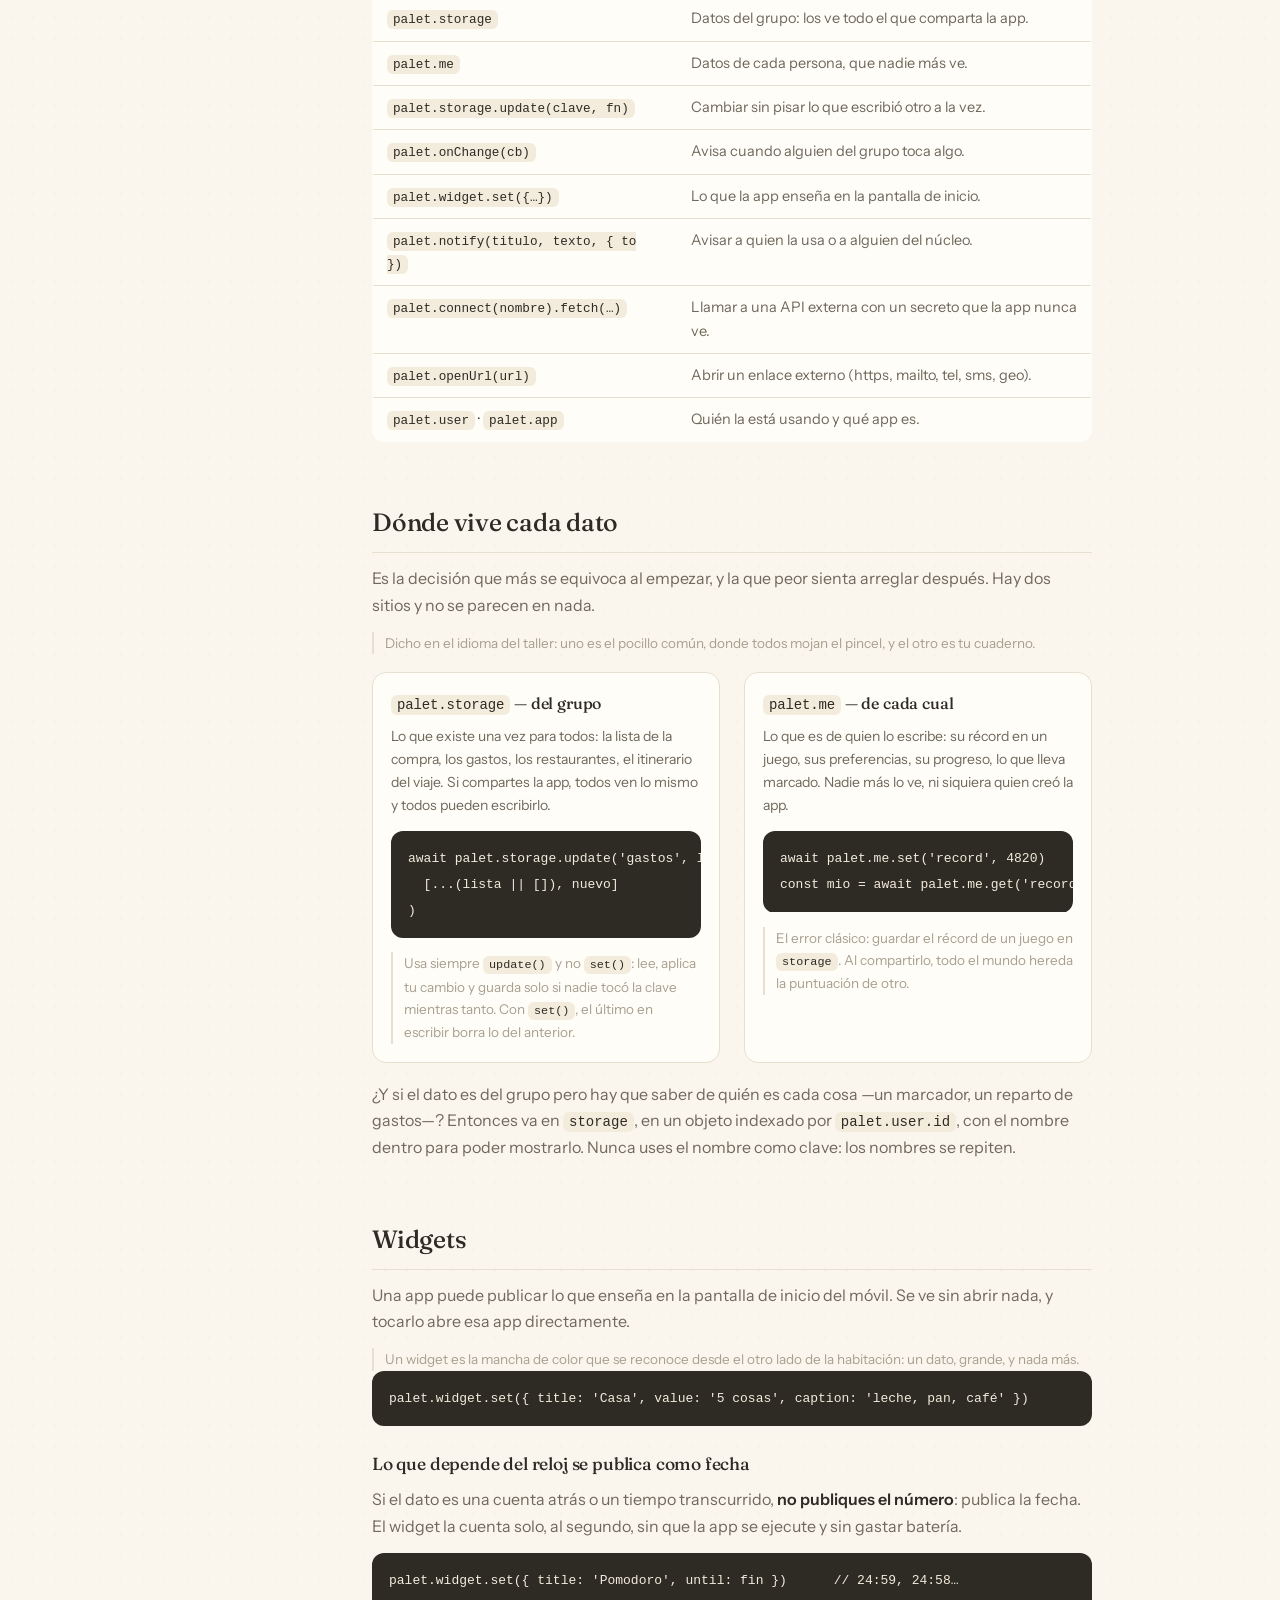
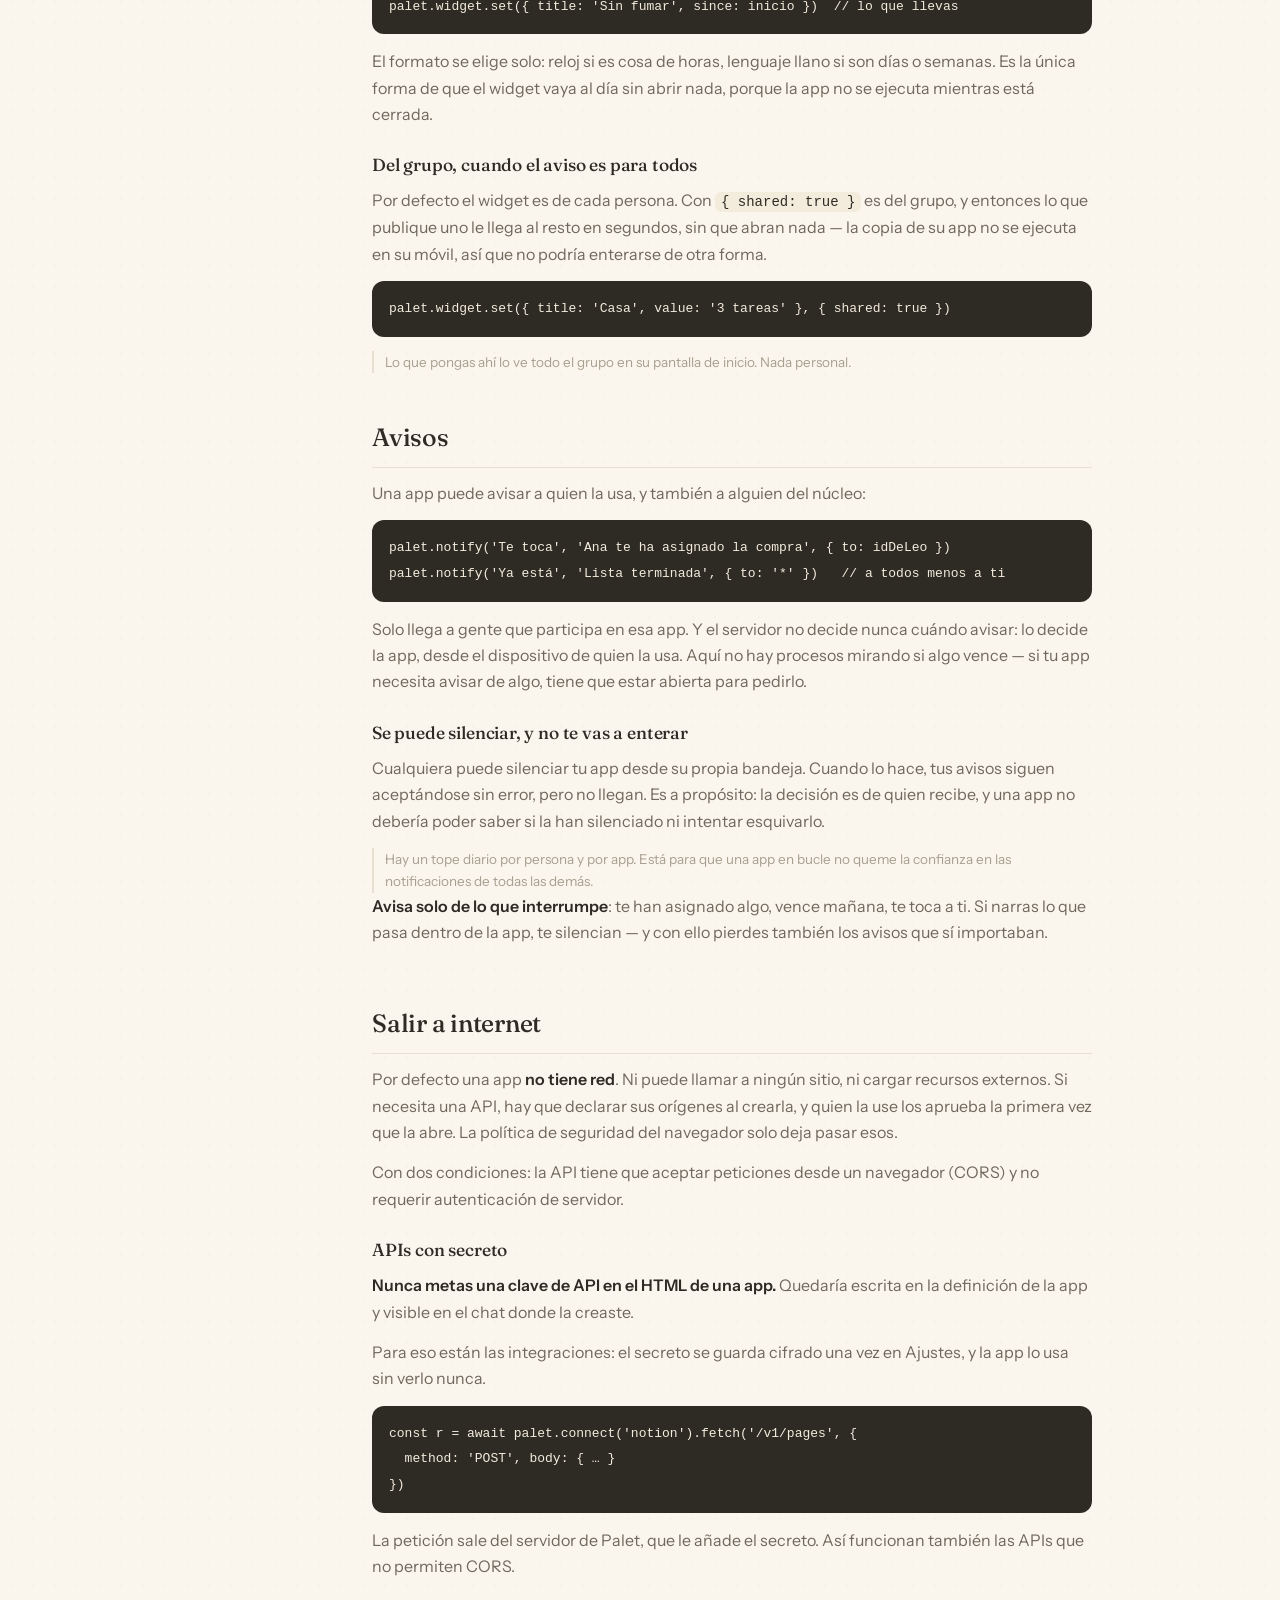
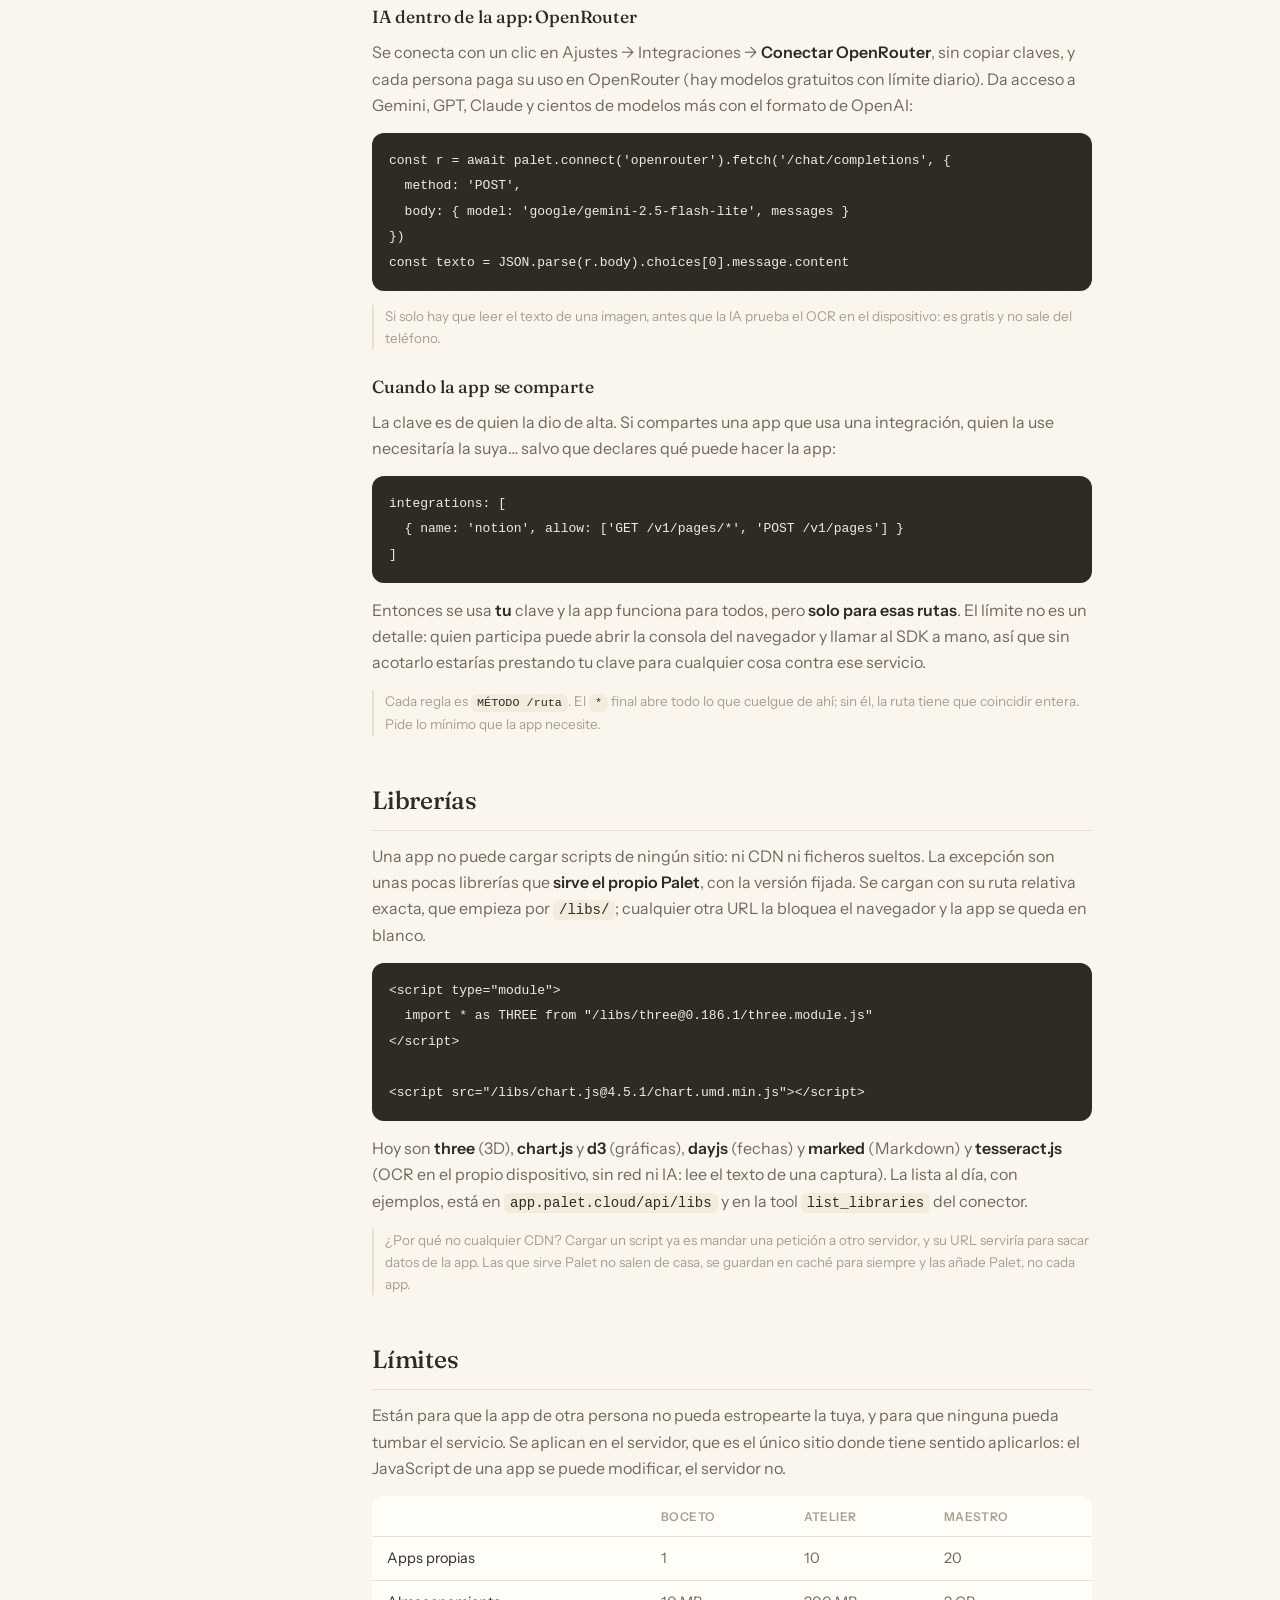
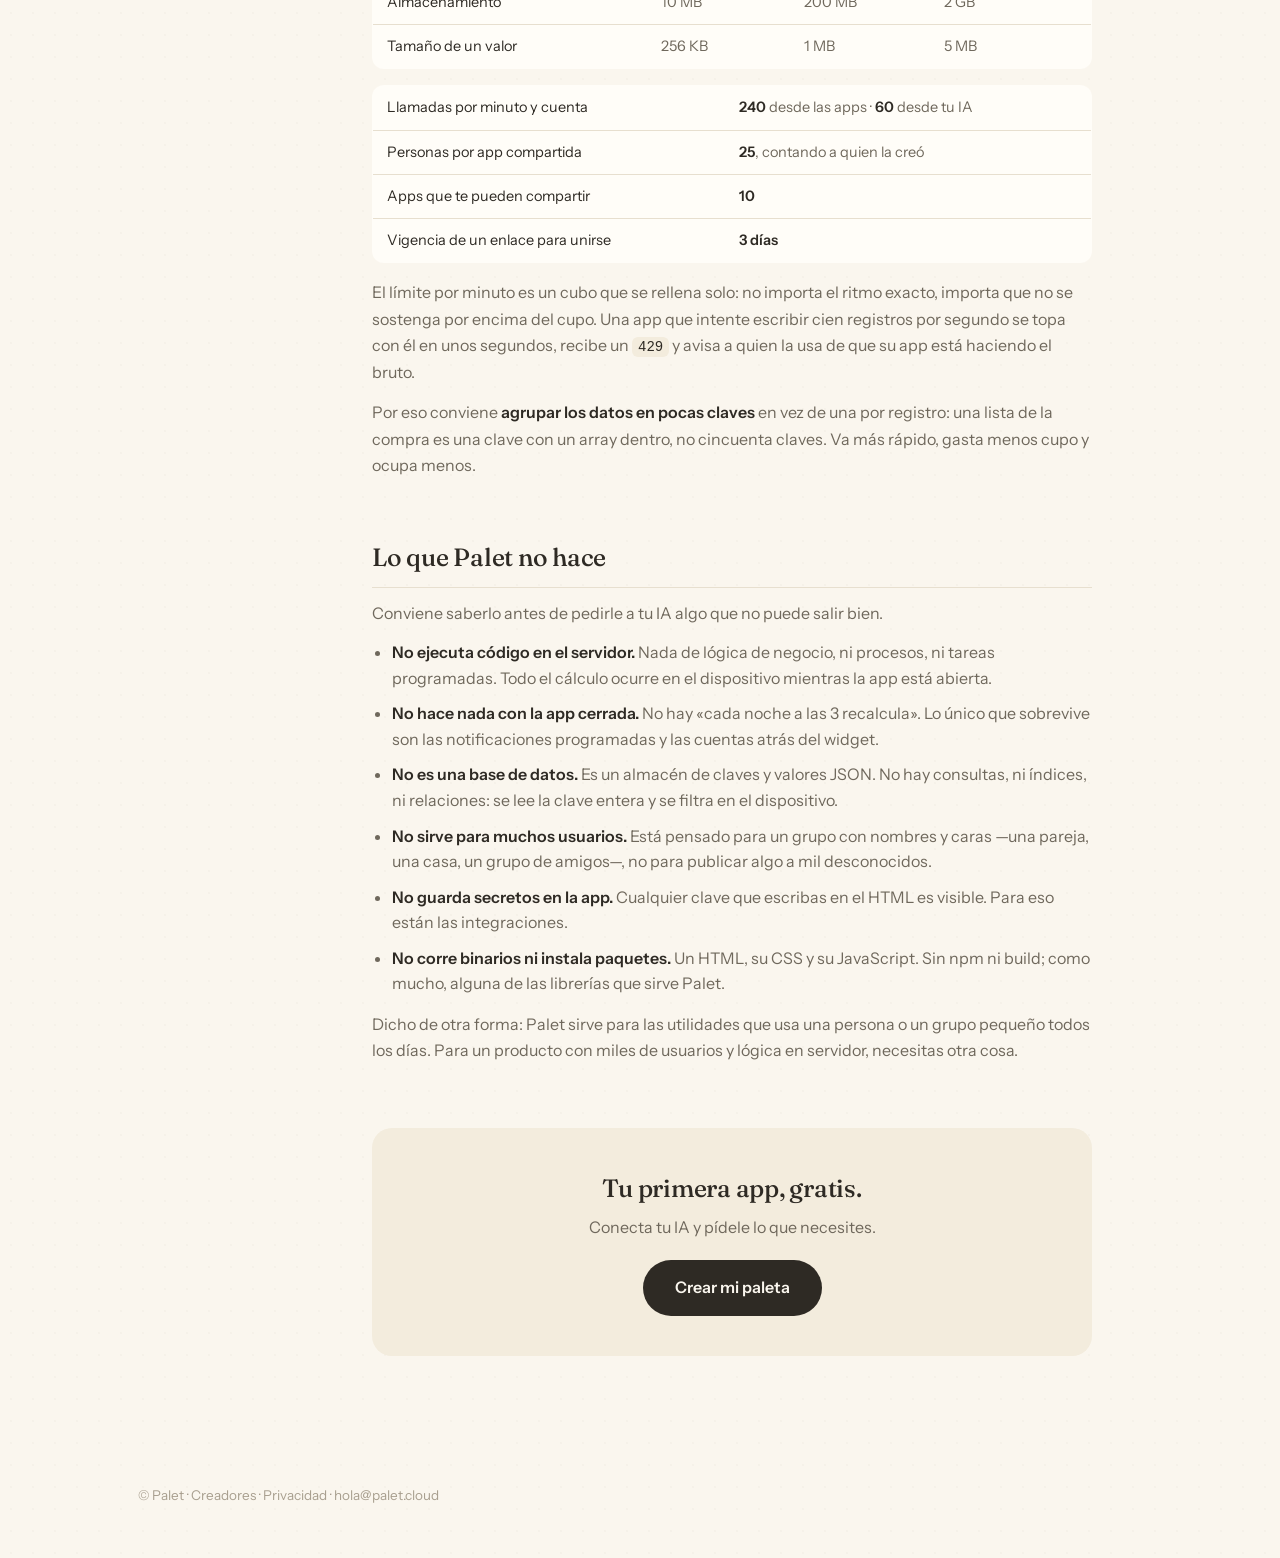
<file: docs.html>
<!doctype html>
<html lang="es">
<head>
  <meta charset="utf-8">
  <meta name="viewport" content="width=device-width, initial-scale=1">
  <title>Palet — Documentación</title>
  <meta name="description" content="Cómo funciona Palet por dentro: el SDK que ven tus apps, dónde vive cada dato, qué puede y qué no puede hacer una app, y los límites que la protegen.">
  <link rel="icon" href="icon.svg" type="image/svg+xml">
  <link rel="preconnect" href="https://fonts.googleapis.com">
  <link rel="preconnect" href="https://fonts.gstatic.com" crossorigin>
  <link href="https://fonts.googleapis.com/css2?family=Fraunces:ital,opsz,wght@0,9..144,300..700;1,9..144,300..700&family=Instrument+Sans:ital,wght@0,400..700;1,400..700&display=swap" rel="stylesheet">
  <link rel="stylesheet" href="styles.css">
  <link rel="stylesheet" href="docs.css">
</head>
<body class="docs">

<div class="wrap">
  <nav>
    <a class="brand" href="/">
      <img src="icon.svg" alt="">
      <span>palet</span>
    </a>
    <div class="nav-links">
      <a href="/#como">Cómo funciona</a>
      <a href="diseno.html">Diseño</a>
      <a href="precios.html">Precios</a>
      <a class="btn ghost" href="https://app.palet.cloud">Entrar</a>
    </div>
  </nav>
</div>

<div class="doc-layout">
  <aside class="doc-nav">
    <p class="doc-nav-title">Documentación</p>
    <a href="#que-es">Qué es Palet</a>
    <a href="#arquitectura">Cómo funciona por dentro</a>
    <a href="#sdk">El SDK</a>
    <a href="#datos">Dónde vive cada dato</a>
    <a href="#widget">Widgets</a>
    <a href="#avisos">Avisos</a>
    <a href="#red">Salir a internet</a>
    <a href="#librerias">Librerías</a>
    <a href="#limites">Límites</a>
    <a href="#no-hace">Lo que Palet no hace</a>
  </aside>

  <main class="doc-body">

    <h1>Documentación</h1>
    <p class="doc-version">
      <strong>Versión 1.0.6</strong> · actualizado el 26 de septiembre de 2026 ·
      <a href="docs.md">en Markdown</a> ·
      <a href="diseno.html">la justificación artística</a>
    </p>
    <p class="doc-lead">Esto es lo que hay debajo: qué ve tu app, dónde acaba cada dato y
    qué no se puede hacer. Está escrito para quien va a leer el código que le genere su IA
    y quiere saber contra qué está programando.</p>
    <p class="doc-lead" style="font-size:15px">Si eres una IA leyendo esto: hay una versión
    en Markdown pensada para ti en <a href="docs.md">palet.cloud/docs.md</a>, y un índice en
    <a href="llms.txt">llms.txt</a>.</p>

    <section id="que-es">
      <h2>Qué es Palet</h2>
      <p>Una mini-app de Palet es <strong>un único documento HTML</strong> con su CSS y su
      JavaScript dentro. Nada de dependencias, ni build, ni ficheros sueltos.</p>
      <p>Ese documento se ejecuta <strong>en el dispositivo de quien la usa</strong>, dentro
      de un sandbox, con un objeto <code>window.palet</code> inyectado. Palet le pone lo que
      un HTML suelto no tiene: memoria que sobrevive al cierre, sincronización entre
      dispositivos, notificaciones, la posibilidad de compartirla con otras personas y un
      widget en la pantalla de inicio.</p>
      <p>Lo que no le pone es un servidor. Esa es la decisión de la que cuelga todo lo demás.</p>
      <p class="doc-nota">Que quepa en un solo documento no es solo una restricción técnica:
      una app de Palet se lee entera de una sentada, como un boceto en una hoja. Por qué eso
      importa, y por qué el resto se ve como se ve, en la
      <a href="diseno.html">justificación artística</a>.</p>
    </section>

    <section id="arquitectura">
      <h2>Cómo funciona por dentro</h2>
      <p><strong>El servidor de Palet nunca ejecuta el código de tus apps.</strong> No hay
      funciones, ni contenedores, ni procesos por usuario. El servidor hace tres cosas:
      guarda la definición de cada app (su HTML), guarda sus datos, y comprueba quién puede
      leer qué.</p>

      <div class="doc-flow">
        <div><span>1</span><b>Tu dispositivo</b><p>Descarga el HTML y lo ejecuta en un
        sandbox. Aquí ocurre todo el cálculo: los totales, los filtros, los gráficos.</p></div>
        <div><span>2</span><b>El SDK</b><p>Cuando la app quiere guardar o leer, llama a
        <code>window.palet</code>, que habla con el servidor por HTTP.</p></div>
        <div><span>3</span><b>El servidor</b><p>Recibe claves y valores JSON. Comprueba
        permisos, aplica límites y escribe. Nunca interpreta lo que hay dentro.</p></div>
      </div>

      <p>De ahí salen dos consecuencias que conviene tener claras. La primera es de
      seguridad: una app que se porte mal solo puede hacerle daño a la pestaña donde corre,
      porque no tiene dónde ejecutarse en el servidor. La segunda es de diseño: si tu app
      necesita hacer algo <em>mientras está cerrada</em>, no puede. No hay tareas
      programadas ni procesos de fondo. Lo único que sigue vivo con la app cerrada son las
      notificaciones que dejes programadas y las cuentas atrás del widget.</p>
    </section>

    <section id="sdk">
      <h2>El SDK</h2>
      <p>Todo lo que una app puede hacer pasa por <code>window.palet</code>. No hay más
      superficie que esta.</p>

      <div class="tabla-scroll">
      <table class="doc-tabla">
        <thead><tr><th>Qué</th><th>Para qué</th></tr></thead>
        <tbody>
          <tr><td><code>palet.ready(cb)</code></td><td>Espera a tener contexto: quién la usa y qué app es.</td></tr>
          <tr><td><code>palet.storage</code></td><td>Datos del grupo: los ve todo el que comparta la app.</td></tr>
          <tr><td><code>palet.me</code></td><td>Datos de cada persona, que nadie más ve.</td></tr>
          <tr><td><code>palet.storage.update(clave, fn)</code></td><td>Cambiar sin pisar lo que escribió otro a la vez.</td></tr>
          <tr><td><code>palet.onChange(cb)</code></td><td>Avisa cuando alguien del grupo toca algo.</td></tr>
          <tr><td><code>palet.widget.set({…})</code></td><td>Lo que la app enseña en la pantalla de inicio.</td></tr>
          <tr><td><code>palet.notify(titulo, texto, { to })</code></td><td>Avisar a quien la usa o a alguien del núcleo.</td></tr>
          <tr><td><code>palet.connect(nombre).fetch(…)</code></td><td>Llamar a una API externa con un secreto que la app nunca ve.</td></tr>
          <tr><td><code>palet.openUrl(url)</code></td><td>Abrir un enlace externo (https, mailto, tel, sms, geo).</td></tr>
          <tr><td><code>palet.user</code> · <code>palet.app</code></td><td>Quién la está usando y qué app es.</td></tr>
        </tbody>
      </table>
      </div>
    </section>

    <section id="datos">
      <h2>Dónde vive cada dato</h2>
      <p>Es la decisión que más se equivoca al empezar, y la que peor sienta arreglar
      después. Hay dos sitios y no se parecen en nada.</p>
      <p class="doc-nota">Dicho en el idioma del taller: uno es el pocillo común, donde
      todos mojan el pincel, y el otro es tu cuaderno.</p>

      <div class="doc-dos">
        <div>
          <h3><code>palet.storage</code> — del grupo</h3>
          <p>Lo que existe una vez para todos: la lista de la compra, los gastos, los
          restaurantes, el itinerario del viaje. Si compartes la app, todos ven lo mismo y
          todos pueden escribirlo.</p>
          <pre><code>await palet.storage.update('gastos', lista =>
  [...(lista || []), nuevo]
)</code></pre>
          <p class="doc-nota">Usa siempre <code>update()</code> y no <code>set()</code>:
          lee, aplica tu cambio y guarda solo si nadie tocó la clave mientras tanto. Con
          <code>set()</code>, el último en escribir borra lo del anterior.</p>
        </div>
        <div>
          <h3><code>palet.me</code> — de cada cual</h3>
          <p>Lo que es de quien lo escribe: su récord en un juego, sus preferencias, su
          progreso, lo que lleva marcado. Nadie más lo ve, ni siquiera quien creó la app.</p>
          <pre><code>await palet.me.set('record', 4820)
const mio = await palet.me.get('record')</code></pre>
          <p class="doc-nota">El error clásico: guardar el récord de un juego en
          <code>storage</code>. Al compartirlo, todo el mundo hereda la puntuación de otro.</p>
        </div>
      </div>

      <p>¿Y si el dato es del grupo pero hay que saber de quién es cada cosa —un marcador,
      un reparto de gastos—? Entonces va en <code>storage</code>, en un objeto indexado por
      <code>palet.user.id</code>, con el nombre dentro para poder mostrarlo. Nunca uses el
      nombre como clave: los nombres se repiten.</p>
    </section>

    <section id="widget">
      <h2>Widgets</h2>
      <p>Una app puede publicar lo que enseña en la pantalla de inicio del móvil. Se ve sin
      abrir nada, y tocarlo abre esa app directamente.</p>
      <p class="doc-nota">Un widget es la mancha de color que se reconoce desde el otro lado
      de la habitación: un dato, grande, y nada más.</p>
      <pre><code>palet.widget.set({ title: 'Casa', value: '5 cosas', caption: 'leche, pan, café' })</code></pre>

      <h3>Lo que depende del reloj se publica como fecha</h3>
      <p>Si el dato es una cuenta atrás o un tiempo transcurrido, <strong>no publiques el
      número</strong>: publica la fecha. El widget la cuenta solo, al segundo, sin que la
      app se ejecute y sin gastar batería.</p>
      <pre><code>palet.widget.set({ title: 'Pomodoro', until: fin })      // 24:59, 24:58…
palet.widget.set({ title: 'Sin fumar', since: inicio })  // lo que llevas</code></pre>
      <p>El formato se elige solo: reloj si es cosa de horas, lenguaje llano si son días o
      semanas. Es la única forma de que el widget vaya al día sin abrir nada, porque la app
      no se ejecuta mientras está cerrada.</p>

      <h3>Del grupo, cuando el aviso es para todos</h3>
      <p>Por defecto el widget es de cada persona. Con <code>{ shared: true }</code> es del
      grupo, y entonces lo que publique uno le llega al resto en segundos, sin que abran
      nada — la copia de su app no se ejecuta en su móvil, así que no podría enterarse de
      otra forma.</p>
      <pre><code>palet.widget.set({ title: 'Casa', value: '3 tareas' }, { shared: true })</code></pre>
      <p class="doc-nota">Lo que pongas ahí lo ve todo el grupo en su pantalla de inicio.
      Nada personal.</p>
    </section>

    <section id="avisos">
      <h2>Avisos</h2>
      <p>Una app puede avisar a quien la usa, y también a alguien del núcleo:</p>
      <pre><code>palet.notify('Te toca', 'Ana te ha asignado la compra', { to: idDeLeo })
palet.notify('Ya está', 'Lista terminada', { to: '*' })   // a todos menos a ti</code></pre>
      <p>Solo llega a gente que participa en esa app. Y el servidor no decide nunca cuándo
      avisar: lo decide la app, desde el dispositivo de quien la usa. Aquí no hay procesos
      mirando si algo vence — si tu app necesita avisar de algo, tiene que estar abierta para
      pedirlo.</p>

      <h3>Se puede silenciar, y no te vas a enterar</h3>
      <p>Cualquiera puede silenciar tu app desde su propia bandeja. Cuando lo hace, tus
      avisos siguen aceptándose sin error, pero no llegan. Es a propósito: la decisión es de
      quien recibe, y una app no debería poder saber si la han silenciado ni intentar
      esquivarlo.</p>
      <p class="doc-nota">Hay un tope diario por persona y por app. Está para que una app en
      bucle no queme la confianza en las notificaciones de todas las demás.</p>
      <p><strong>Avisa solo de lo que interrumpe</strong>: te han asignado algo, vence
      mañana, te toca a ti. Si narras lo que pasa dentro de la app, te silencian — y con
      ello pierdes también los avisos que sí importaban.</p>
    </section>

    <section id="red">
      <h2>Salir a internet</h2>
      <p>Por defecto una app <strong>no tiene red</strong>. Ni puede llamar a ningún sitio,
      ni cargar recursos externos. Si necesita una API, hay que declarar sus orígenes al
      crearla, y quien la use los aprueba la primera vez que la abre. La política de
      seguridad del navegador solo deja pasar esos.</p>
      <p>Con dos condiciones: la API tiene que aceptar peticiones desde un navegador
      (CORS) y no requerir autenticación de servidor.</p>

      <h3>APIs con secreto</h3>
      <p><strong>Nunca metas una clave de API en el HTML de una app.</strong> Quedaría
      escrita en la definición de la app y visible en el chat donde la creaste.</p>
      <p>Para eso están las integraciones: el secreto se guarda cifrado una vez en Ajustes,
      y la app lo usa sin verlo nunca.</p>
      <pre><code>const r = await palet.connect('notion').fetch('/v1/pages', {
  method: 'POST', body: { … }
})</code></pre>
      <p>La petición sale del servidor de Palet, que le añade el secreto. Así funcionan
      también las APIs que no permiten CORS.</p>

      <h3>IA dentro de la app: OpenRouter</h3>
      <p>Se conecta con un clic en Ajustes → Integraciones → <strong>Conectar
      OpenRouter</strong>, sin copiar claves, y cada persona paga su uso en OpenRouter (hay
      modelos gratuitos con límite diario). Da acceso a Gemini, GPT, Claude y cientos de
      modelos más con el formato de OpenAI:</p>
      <pre><code>const r = await palet.connect('openrouter').fetch('/chat/completions', {
  method: 'POST',
  body: { model: 'google/gemini-2.5-flash-lite', messages }
})
const texto = JSON.parse(r.body).choices[0].message.content</code></pre>
      <p class="doc-nota">Si solo hay que leer el texto de una imagen, antes que la IA
      prueba el OCR en el dispositivo: es gratis y no sale del teléfono.</p>

      <h3>Cuando la app se comparte</h3>
      <p>La clave es de quien la dio de alta. Si compartes una app que usa una integración,
      quien la use necesitaría la suya… salvo que declares qué puede hacer la app:</p>
      <pre><code>integrations: [
  { name: 'notion', allow: ['GET /v1/pages/*', 'POST /v1/pages'] }
]</code></pre>
      <p>Entonces se usa <strong>tu</strong> clave y la app funciona para todos, pero
      <strong>solo para esas rutas</strong>. El límite no es un detalle: quien participa
      puede abrir la consola del navegador y llamar al SDK a mano, así que sin acotarlo
      estarías prestando tu clave para cualquier cosa contra ese servicio.</p>
      <p class="doc-nota">Cada regla es <code>MÉTODO /ruta</code>. El <code>*</code> final
      abre todo lo que cuelgue de ahí; sin él, la ruta tiene que coincidir entera. Pide lo
      mínimo que la app necesite.</p>
    </section>

    <section id="librerias">
      <h2>Librerías</h2>
      <p>Una app no puede cargar scripts de ningún sitio: ni CDN ni ficheros sueltos. La
      excepción son unas pocas librerías que <strong>sirve el propio Palet</strong>, con la
      versión fijada. Se cargan con su ruta relativa exacta, que empieza por
      <code>/libs/</code>; cualquier otra URL la bloquea el navegador y la app se queda en
      blanco.</p>
      <pre><code>&lt;script type="module"&gt;
  import * as THREE from "/libs/three@0.186.1/three.module.js"
&lt;/script&gt;

&lt;script src="/libs/chart.js@4.5.1/chart.umd.min.js"&gt;&lt;/script&gt;</code></pre>
      <p>Hoy son <strong>three</strong> (3D), <strong>chart.js</strong> y
      <strong>d3</strong> (gráficas), <strong>dayjs</strong> (fechas) y
      <strong>marked</strong> (Markdown) y <strong>tesseract.js</strong> (OCR en el
      propio dispositivo, sin red ni IA: lee el texto de una captura). La lista al día, con ejemplos, está en
      <code>app.palet.cloud/api/libs</code> y en la tool <code>list_libraries</code> del
      conector.</p>
      <p class="doc-nota">¿Por qué no cualquier CDN? Cargar un script ya es mandar una
      petición a otro servidor, y su URL serviría para sacar datos de la app. Las que sirve
      Palet no salen de casa, se guardan en caché para siempre y las añade Palet, no cada
      app.</p>
    </section>

    <section id="limites">
      <h2>Límites</h2>
      <p>Están para que la app de otra persona no pueda estropearte la tuya, y para que
      ninguna pueda tumbar el servicio. Se aplican en el servidor, que es el único sitio
      donde tiene sentido aplicarlos: el JavaScript de una app se puede modificar, el
      servidor no.</p>

      <div class="tabla-scroll">
      <table class="doc-tabla">
        <thead><tr><th></th><th>Boceto</th><th>Atelier</th><th>Maestro</th></tr></thead>
        <tbody>
          <tr><td>Apps propias</td><td>1</td><td>10</td><td>20</td></tr>
          <tr><td>Almacenamiento</td><td>10 MB</td><td>200 MB</td><td>2 GB</td></tr>
          <tr><td>Tamaño de un valor</td><td>256 KB</td><td>1 MB</td><td>5 MB</td></tr>
        </tbody>
      </table>
      </div>

      <div class="tabla-scroll">
      <table class="doc-tabla">
        <tbody>
          <tr><td>Llamadas por minuto y cuenta</td><td><strong>240</strong> desde las apps · <strong>60</strong> desde tu IA</td></tr>
          <tr><td>Personas por app compartida</td><td><strong>25</strong>, contando a quien la creó</td></tr>
          <tr><td>Apps que te pueden compartir</td><td><strong>10</strong></td></tr>
          <tr><td>Vigencia de un enlace para unirse</td><td><strong>3 días</strong></td></tr>
        </tbody>
      </table>
      </div>

      <p>El límite por minuto es un cubo que se rellena solo: no importa el ritmo exacto,
      importa que no se sostenga por encima del cupo. Una app que intente escribir cien
      registros por segundo se topa con él en unos segundos, recibe un <code>429</code> y
      avisa a quien la usa de que su app está haciendo el bruto.</p>
      <p>Por eso conviene <strong>agrupar los datos en pocas claves</strong> en vez de una
      por registro: una lista de la compra es una clave con un array dentro, no cincuenta
      claves. Va más rápido, gasta menos cupo y ocupa menos.</p>
    </section>

    <section id="no-hace">
      <h2>Lo que Palet no hace</h2>
      <p>Conviene saberlo antes de pedirle a tu IA algo que no puede salir bien.</p>
      <ul class="doc-lista">
        <li><strong>No ejecuta código en el servidor.</strong> Nada de lógica de negocio, ni
        procesos, ni tareas programadas. Todo el cálculo ocurre en el dispositivo mientras
        la app está abierta.</li>
        <li><strong>No hace nada con la app cerrada.</strong> No hay «cada noche a las 3
        recalcula». Lo único que sobrevive son las notificaciones programadas y las cuentas
        atrás del widget.</li>
        <li><strong>No es una base de datos.</strong> Es un almacén de claves y valores
        JSON. No hay consultas, ni índices, ni relaciones: se lee la clave entera y se
        filtra en el dispositivo.</li>
        <li><strong>No sirve para muchos usuarios.</strong> Está pensado para un grupo con
        nombres y caras —una pareja, una casa, un grupo de amigos—, no para publicar algo
        a mil desconocidos.</li>
        <li><strong>No guarda secretos en la app.</strong> Cualquier clave que escribas en
        el HTML es visible. Para eso están las integraciones.</li>
        <li><strong>No corre binarios ni instala paquetes.</strong> Un HTML, su CSS y su
        JavaScript. Sin npm ni build; como mucho, alguna de las librerías que sirve Palet.</li>
      </ul>
      <p>Dicho de otra forma: Palet sirve para las utilidades que usa una persona o un grupo
      pequeño todos los días. Para un producto con miles de usuarios y lógica en servidor,
      necesitas otra cosa.</p>
    </section>

    <div class="doc-cta">
      <h2>Tu primera app, gratis.</h2>
      <p>Conecta tu IA y pídele lo que necesites.</p>
      <a class="btn big" href="https://app.palet.cloud">Crear mi paleta</a>
    </div>

  </main>
</div>

<footer>
  <div class="wrap">
    <p>© Palet · <a href="creadores.html">Creadores</a> · <a href="privacidad.html">Privacidad</a> · <a href="mailto:hola@palet.cloud">hola@palet.cloud</a></p>
  </div>
</footer>

</body>
</html>
</file>
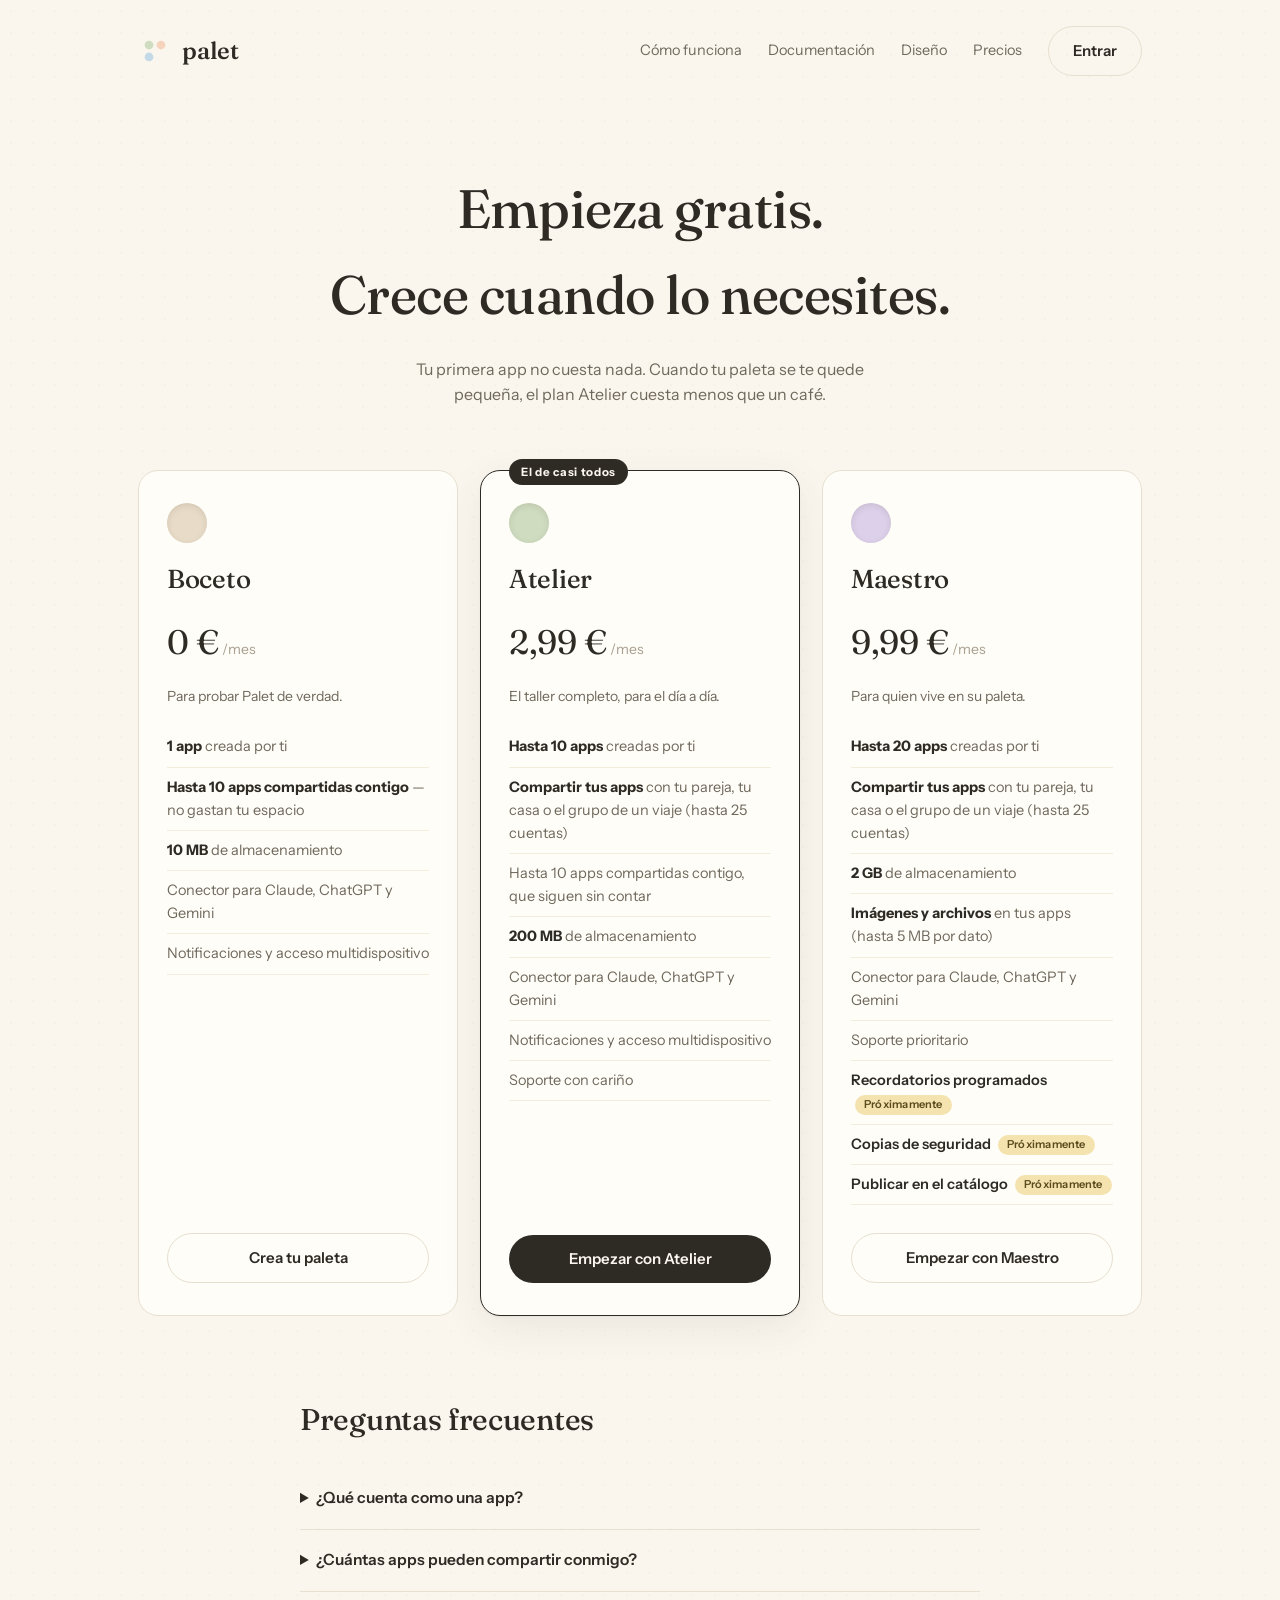
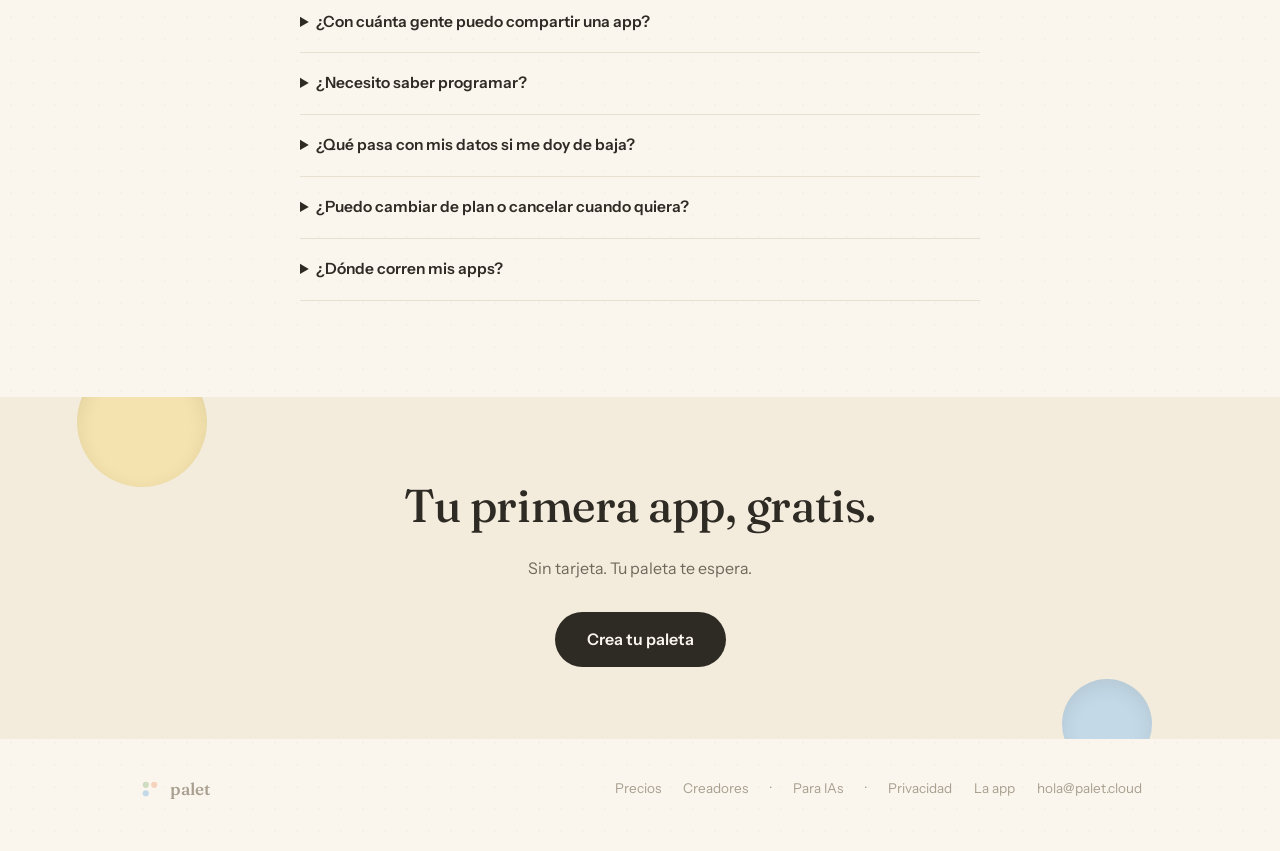
<file: precios.html>
<!doctype html>
<html lang="es">
<head>
  <meta charset="utf-8">
  <meta name="viewport" content="width=device-width, initial-scale=1">
  <title>Precios — Palet</title>
  <meta name="description" content="Empieza gratis con tu primera app y hasta 10 que compartan contigo. Atelier por 2,99 €/mes con hasta 10 apps propias, y Maestro con 20 apps y 2 GB por 9,99 €/mes.">
  <link rel="icon" href="icon.svg" type="image/svg+xml">
  <style>
    .plan li.soon { color: var(--ink-faint, #a09a8c); }
    .plan li.soon strong { font-weight: 600; }
    .badge-soon {
      display: inline-block; font-size: 11px; font-weight: 600; letter-spacing: .02em;
      background: var(--butter, #f4e3ae); color: #5a4b1e;
      border-radius: 999px; padding: 1px 9px; margin-left: 4px; vertical-align: middle;
    }
  </style>
  <link rel="preconnect" href="https://fonts.googleapis.com">
  <link rel="preconnect" href="https://fonts.gstatic.com" crossorigin>
  <link href="https://fonts.googleapis.com/css2?family=Fraunces:ital,opsz,wght@0,9..144,300..700;1,9..144,300..700&family=Instrument+Sans:ital,wght@0,400..700;1,400..700&display=swap" rel="stylesheet">
  <link rel="stylesheet" href="styles.css">
</head>
<body>

<div class="wrap">
  <nav>
    <a class="brand" href="/">
      <img src="icon.svg" alt="">
      <span>palet</span>
    </a>
    <div class="nav-links">
      <a href="/#como">Cómo funciona</a>
      <a href="docs.html">Documentación</a>
      <a href="diseno.html">Diseño</a>
      <a href="precios.html">Precios</a>
      <a class="btn ghost" href="https://app.palet.cloud">Entrar</a>
    </div>
  </nav>
</div>

<div class="wrap">
  <div class="pricing-head">
    <h1 class="reveal">Empieza gratis.<br>Crece cuando lo necesites.</h1>
    <p class="reveal d1">Tu primera app no cuesta nada. Cuando tu paleta se te quede pequeña, el plan Atelier cuesta menos que un café.</p>
  </div>

  <div class="plans">
    <div class="plan reveal d1">
      <span class="well-mini" style="background:var(--sand)"></span>
      <h2>Boceto</h2>
      <div class="price">0 €<small> /mes</small></div>
      <p class="for">Para probar Palet de verdad.</p>
      <ul>
        <li><strong>1 app</strong> creada por ti</li>
        <li><strong>Hasta 10 apps compartidas contigo</strong> — no gastan tu espacio</li>
        <li><strong>10 MB</strong> de almacenamiento</li>
        <li>Conector para Claude, ChatGPT y Gemini</li>
        <li>Notificaciones y acceso multidispositivo</li>
      </ul>
      <a class="btn ghost" href="https://app.palet.cloud">Crea tu paleta</a>
    </div>

    <div class="plan featured reveal d2">
      <span class="tag">El de casi todos</span>
      <span class="well-mini" style="background:var(--sage)"></span>
      <h2>Atelier</h2>
      <div class="price">2,99 €<small> /mes</small></div>
      <p class="for">El taller completo, para el día a día.</p>
      <ul>
        <li><strong>Hasta 10 apps</strong> creadas por ti</li>
        <li><strong>Compartir tus apps</strong> con tu pareja, tu casa o el grupo de un viaje (hasta 25 cuentas)</li>
        <li>Hasta 10 apps compartidas contigo, que siguen sin contar</li>
        <li><strong>200 MB</strong> de almacenamiento</li>
        <li>Conector para Claude, ChatGPT y Gemini</li>
        <li>Notificaciones y acceso multidispositivo</li>
        <li>Soporte con cariño</li>
      </ul>
      <a class="btn" href="https://app.palet.cloud">Empezar con Atelier</a>
    </div>

    <div class="plan reveal d3">
      <span class="well-mini" style="background:var(--lilac)"></span>
      <h2>Maestro</h2>
      <div class="price">9,99 €<small> /mes</small></div>
      <p class="for">Para quien vive en su paleta.</p>
      <ul>
        <li><strong>Hasta 20 apps</strong> creadas por ti</li>
        <li><strong>Compartir tus apps</strong> con tu pareja, tu casa o el grupo de un viaje (hasta 25 cuentas)</li>
        <li><strong>2 GB</strong> de almacenamiento</li>
        <li><strong>Imágenes y archivos</strong> en tus apps (hasta 5 MB por dato)</li>
        <li>Conector para Claude, ChatGPT y Gemini</li>
        <li>Soporte prioritario</li>
        <li class="soon"><strong>Recordatorios programados</strong> <span class="badge-soon">Próximamente</span></li>
        <li class="soon"><strong>Copias de seguridad</strong> <span class="badge-soon">Próximamente</span></li>
        <li class="soon"><strong>Publicar en el catálogo</strong> <span class="badge-soon">Próximamente</span></li>
      </ul>
      <a class="btn ghost" href="https://app.palet.cloud">Empezar con Maestro</a>
    </div>
  </div>

  <div class="faq">
    <h2>Preguntas frecuentes</h2>
    <details>
      <summary>¿Qué cuenta como una app?</summary>
      <p>Solo las que creas tú: un recetario, un tracker de hábitos, un planificador… Puedes borrarlas y crear otras cuando quieras; cuentan las que tienes en cada momento. <strong>Las que otra persona comparte contigo no cuentan</strong>, ni ocupan tu espacio.</p>
    </details>
    <details>
      <summary>¿Cuántas apps pueden compartir conmigo?</summary>
      <p>Hasta 10, también en el plan gratuito. Los datos de una app compartida ocupan el espacio de quien la creó, así que puedes entrar en la lista de la compra de casa y en los gastos de un viaje sin gastar nada de lo tuyo. Para <strong>compartir tus propias apps</strong> sí hace falta Atelier o Maestro.</p>
    </details>
    <details>
      <summary>¿Con cuánta gente puedo compartir una app?</summary>
      <p>Hasta 25 cuentas contando la tuya, que da para el grupo de un viaje. De esas, hasta 5 pueden además editarla: usar una app es inofensivo, pero quien la edita cambia el código que ejecutan los demás con los datos de todos dentro.</p>
    </details>
    <details>
      <summary>¿Necesito saber programar?</summary>
      <p>No. Conectas tu IA (Claude, ChatGPT o Gemini) a Palet y le pides lo que necesitas con tus palabras. También puedes pegar el código tú si te gusta trastear.</p>
    </details>
    <details>
      <summary>¿Qué pasa con mis datos si me doy de baja?</summary>
      <p>Son tuyos. Si tu suscripción caduca, tu cuenta pasa a solo lectura: puedes consultar y exportar todo lo que guardaste. No borramos nada ni lo secuestramos.</p>
    </details>
    <details>
      <summary>¿Puedo cambiar de plan o cancelar cuando quiera?</summary>
      <p>Sí, en un clic desde los ajustes. Los cambios se aplican al momento y sin permanencia.</p>
    </details>
    <details>
      <summary>¿Dónde corren mis apps?</summary>
      <p>En tu dispositivo, aisladas en un entorno seguro. Nuestro servidor solo guarda las definiciones y los datos de tus apps — nunca ejecuta código.</p>
    </details>
  </div>
</div>

<div class="cta-band" style="margin-top:96px">
  <span class="well" style="background:var(--butter); width:130px;height:130px; left:6%; top:-40px"></span>
  <span class="well" style="background:var(--sky);    width:90px; height:90px;  right:10%; bottom:-30px"></span>
  <h2>Tu primera app, gratis.</h2>
  <p>Sin tarjeta. Tu paleta te espera.</p>
  <a class="btn big" href="https://app.palet.cloud">Crea tu paleta</a>
</div>

<footer>
  <div class="wrap">
    <a class="brand" href="/" style="gap:8px"><img src="icon.svg" alt="" style="width:24px;height:24px;border-radius:6px"><span style="font-size:17px">palet</span></a>
    <div class="links">
      <a href="precios.html">Precios</a>
      <a href="creadores.html">Creadores</a> · <a href="llms.txt">Para IAs</a> · <a href="privacidad.html">Privacidad</a>
      <a href="https://app.palet.cloud">La app</a>
      <a href="mailto:hola@palet.cloud">hola@palet.cloud</a>
    </div>
  </div>
</footer>

</body>
</html>
</file>
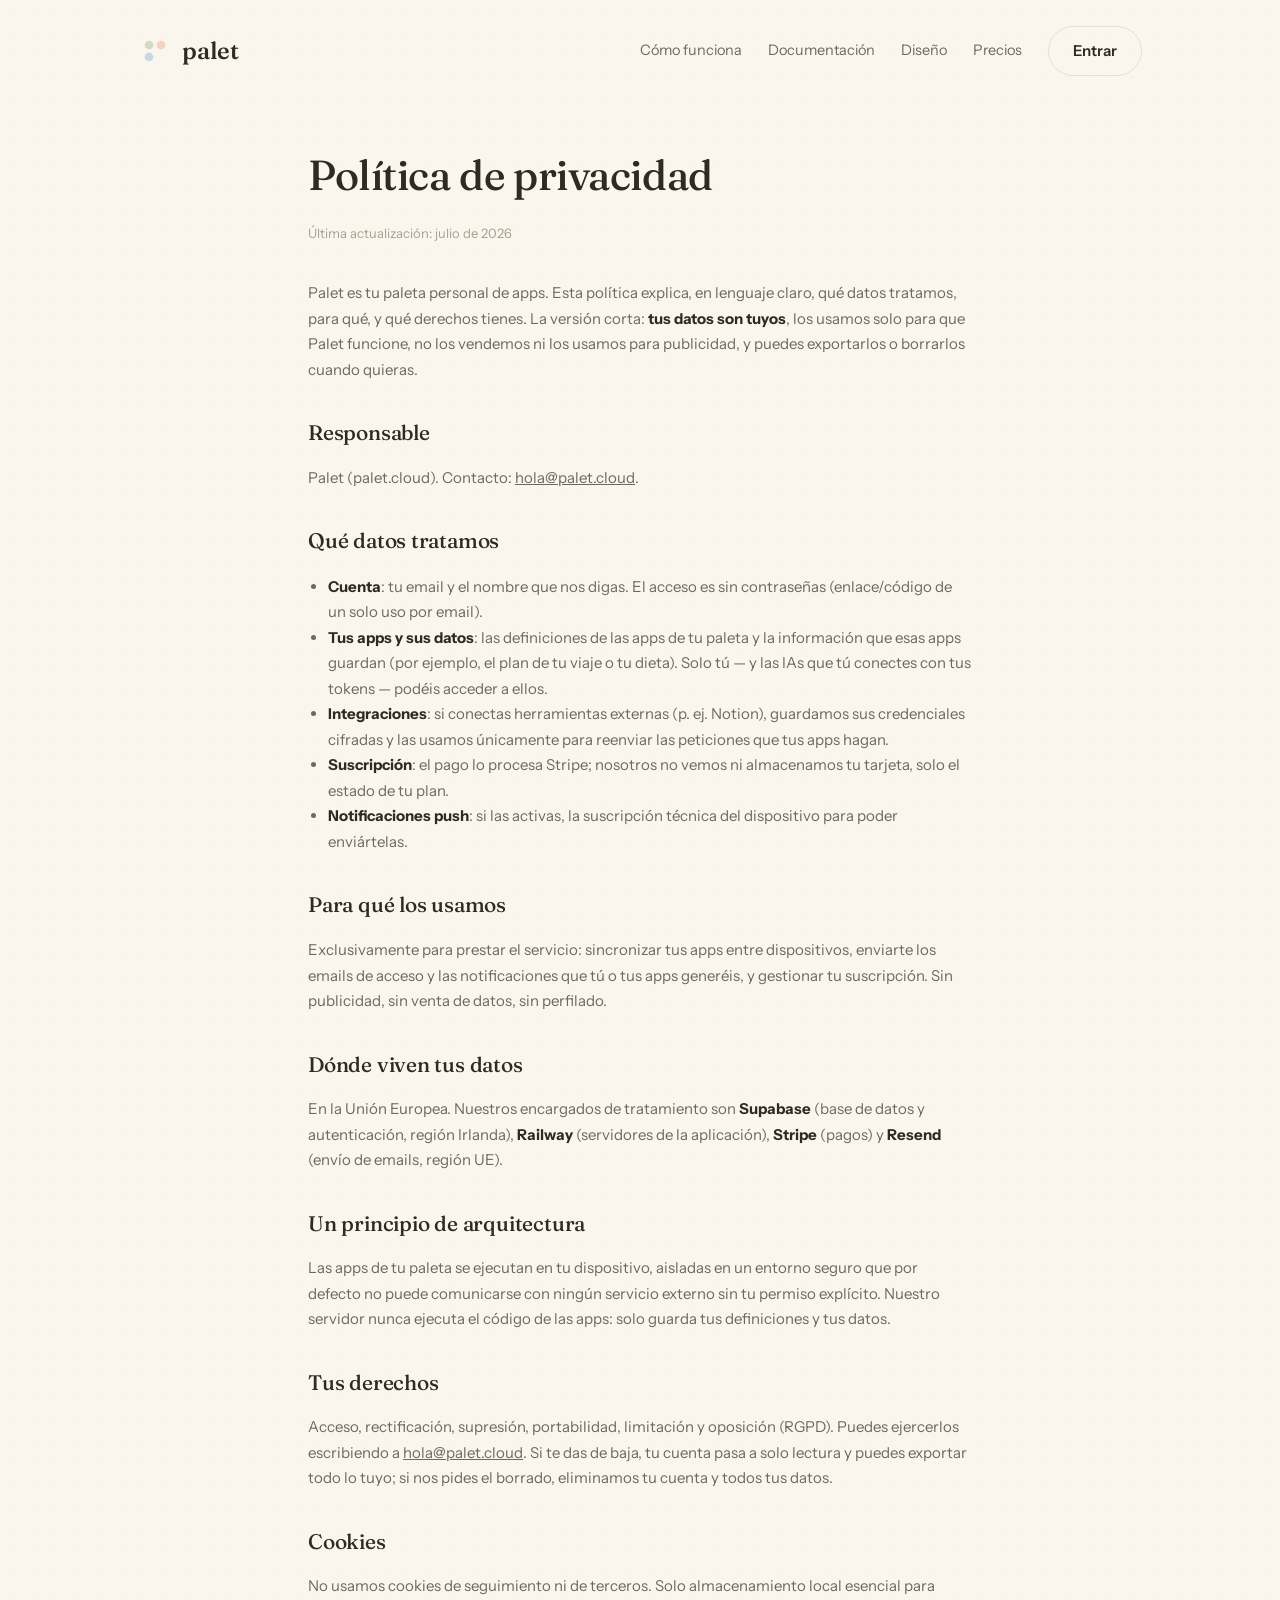
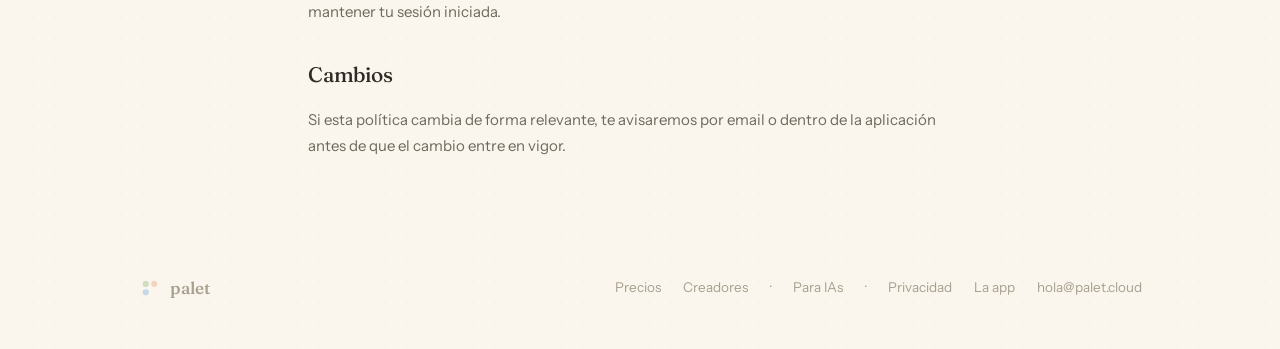
<file: privacidad.html>
<!doctype html>
<html lang="es">
<head>
  <meta charset="utf-8">
  <meta name="viewport" content="width=device-width, initial-scale=1">
  <title>Privacidad — Palet</title>
  <meta name="description" content="Política de privacidad de Palet.">
  <link rel="icon" href="icon.svg" type="image/svg+xml">
  <link rel="preconnect" href="https://fonts.googleapis.com">
  <link rel="preconnect" href="https://fonts.gstatic.com" crossorigin>
  <link href="https://fonts.googleapis.com/css2?family=Fraunces:ital,opsz,wght@0,9..144,300..700&family=Instrument+Sans:ital,wght@0,400..700&display=swap" rel="stylesheet">
  <link rel="stylesheet" href="styles.css">
  <style>
    .legal { max-width: 720px; margin: 40px auto 80px; }
    .legal h1 { font-size: clamp(30px, 4vw, 42px); margin-bottom: 8px; }
    .legal .updated { color: var(--ink-faint); font-size: 13px; margin-bottom: 36px; }
    .legal h2 { font-size: 21px; margin: 34px 0 10px; }
    .legal p, .legal li { color: var(--ink-soft); font-size: 15px; line-height: 1.7; }
    .legal ul { padding-left: 20px; }
    .legal strong { color: var(--ink); }
  </style>
</head>
<body>

<div class="wrap">
  <nav>
    <a class="brand" href="/"><img src="icon.svg" alt=""><span>palet</span></a>
    <div class="nav-links">
      <a href="/#como">Cómo funciona</a>
      <a href="docs.html">Documentación</a>
      <a href="diseno.html">Diseño</a>
      <a href="precios.html">Precios</a>
      <a class="btn ghost" href="https://app.palet.cloud">Entrar</a>
    </div>
  </nav>
</div>

<div class="wrap legal">
  <h1>Política de privacidad</h1>
  <p class="updated">Última actualización: julio de 2026</p>

  <p>Palet es tu paleta personal de apps. Esta política explica, en lenguaje claro,
  qué datos tratamos, para qué, y qué derechos tienes. La versión corta: <strong>tus
  datos son tuyos</strong>, los usamos solo para que Palet funcione, no los vendemos
  ni los usamos para publicidad, y puedes exportarlos o borrarlos cuando quieras.</p>

  <h2>Responsable</h2>
  <p>Palet (palet.cloud). Contacto: <a href="mailto:hola@palet.cloud">hola@palet.cloud</a>.</p>

  <h2>Qué datos tratamos</h2>
  <ul>
    <li><strong>Cuenta</strong>: tu email y el nombre que nos digas. El acceso es sin
      contraseñas (enlace/código de un solo uso por email).</li>
    <li><strong>Tus apps y sus datos</strong>: las definiciones de las apps de tu paleta
      y la información que esas apps guardan (por ejemplo, el plan de tu viaje o tu dieta).
      Solo tú — y las IAs que tú conectes con tus tokens — podéis acceder a ellos.</li>
    <li><strong>Integraciones</strong>: si conectas herramientas externas (p. ej. Notion),
      guardamos sus credenciales cifradas y las usamos únicamente para reenviar las
      peticiones que tus apps hagan.</li>
    <li><strong>Suscripción</strong>: el pago lo procesa Stripe; nosotros no vemos ni
      almacenamos tu tarjeta, solo el estado de tu plan.</li>
    <li><strong>Notificaciones push</strong>: si las activas, la suscripción técnica del
      dispositivo para poder enviártelas.</li>
  </ul>

  <h2>Para qué los usamos</h2>
  <p>Exclusivamente para prestar el servicio: sincronizar tus apps entre dispositivos,
  enviarte los emails de acceso y las notificaciones que tú o tus apps generéis, y
  gestionar tu suscripción. Sin publicidad, sin venta de datos, sin perfilado.</p>

  <h2>Dónde viven tus datos</h2>
  <p>En la Unión Europea. Nuestros encargados de tratamiento son
  <strong>Supabase</strong> (base de datos y autenticación, región Irlanda),
  <strong>Railway</strong> (servidores de la aplicación),
  <strong>Stripe</strong> (pagos) y <strong>Resend</strong> (envío de emails, región UE).</p>

  <h2>Un principio de arquitectura</h2>
  <p>Las apps de tu paleta se ejecutan en tu dispositivo, aisladas en un entorno seguro
  que por defecto no puede comunicarse con ningún servicio externo sin tu permiso
  explícito. Nuestro servidor nunca ejecuta el código de las apps: solo guarda tus
  definiciones y tus datos.</p>

  <h2>Tus derechos</h2>
  <p>Acceso, rectificación, supresión, portabilidad, limitación y oposición (RGPD).
  Puedes ejercerlos escribiendo a <a href="mailto:hola@palet.cloud">hola@palet.cloud</a>.
  Si te das de baja, tu cuenta pasa a solo lectura y puedes exportar todo lo tuyo;
  si nos pides el borrado, eliminamos tu cuenta y todos tus datos.</p>

  <h2>Cookies</h2>
  <p>No usamos cookies de seguimiento ni de terceros. Solo almacenamiento local
  esencial para mantener tu sesión iniciada.</p>

  <h2>Cambios</h2>
  <p>Si esta política cambia de forma relevante, te avisaremos por email o dentro de
  la aplicación antes de que el cambio entre en vigor.</p>
</div>

<footer>
  <div class="wrap">
    <a class="brand" href="/" style="gap:8px"><img src="icon.svg" alt="" style="width:24px;height:24px;border-radius:6px"><span style="font-size:17px">palet</span></a>
    <div class="links">
      <a href="precios.html">Precios</a>
      <a href="creadores.html">Creadores</a> · <a href="llms.txt">Para IAs</a> · <a href="privacidad.html">Privacidad</a>
      <a href="https://app.palet.cloud">La app</a>
      <a href="mailto:hola@palet.cloud">hola@palet.cloud</a>
    </div>
  </div>
</footer>

</body>
</html>
</file>
<file: styles.css>
/* palet.cloud — web de producto */

:root {
  --cream: #faf6ee;
  --cream-deep: #f3ecdd;
  --paper: #fffdf8;
  --ink: #2e2a24;
  --ink-soft: #6f685c;
  --ink-faint: #a89f8f;
  --line: #e7dfcf;
  --sage: #cfdcc0;
  --peach: #f6d3bd;
  --sky: #c3d9e8;
  --lilac: #dcd0ea;
  --butter: #f4e3ae;
  --rose: #f2cdd5;
  --mint: #c8e6d7;
  --sand: #e8dcc8;
  --font-display: "Fraunces", Georgia, serif;
  --font-body: "Instrument Sans", -apple-system, sans-serif;
  --shadow: 0 1px 2px rgba(62, 51, 34, 0.05), 0 12px 40px rgba(62, 51, 34, 0.08);
}

* { box-sizing: border-box; }

body {
  margin: 0;
  background: var(--cream);
  color: var(--ink);
  font-family: var(--font-body);
  font-size: 16px;
  line-height: 1.6;
  -webkit-font-smoothing: antialiased;
  background-image: radial-gradient(rgba(62, 51, 34, 0.025) 1px, transparent 1px);
  background-size: 22px 22px;
}

.wrap { max-width: 1060px; margin: 0 auto; padding: 0 28px; }

h1, h2, h3 { font-family: var(--font-display); font-weight: 480; letter-spacing: -0.01em; margin: 0; }

a { color: inherit; }

/* ——— nav ——— */

nav {
  display: flex; align-items: center; justify-content: space-between;
  padding: 26px 0;
}
.brand { display: flex; align-items: center; gap: 10px; text-decoration: none; }
.brand img { width: 34px; height: 34px; border-radius: 9px; }
.brand span { font-family: var(--font-display); font-size: 24px; font-weight: 550; }
.nav-links { display: flex; align-items: center; gap: 26px; font-size: 14.5px; }
@media (max-width: 620px) {
  nav { flex-wrap: wrap; gap: 12px 0; padding: 18px 0; }
  .nav-links { width: 100%; flex-wrap: wrap; gap: 18px; font-size: 14px; }
}
.nav-links a { text-decoration: none; color: var(--ink-soft); }
.nav-links a:hover { color: var(--ink); }

.btn {
  display: inline-block; text-decoration: none; border: 0; cursor: pointer;
  border-radius: 999px; padding: 12px 24px; font-size: 15px; font-weight: 600;
  background: var(--ink); color: var(--cream); font-family: var(--font-body);
  transition: transform 0.16s ease, box-shadow 0.16s ease;
}
.btn:hover { transform: translateY(-2px); box-shadow: var(--shadow); }
.btn.big { padding: 15px 32px; font-size: 16px; }
.btn.ghost { background: transparent; color: var(--ink); border: 1px solid var(--line); }
.btn.ghost:hover { background: var(--paper); }

/* ——— hero ——— */

.hero { position: relative; padding: 72px 0 40px; overflow: hidden; }
.hero h1 {
  font-size: clamp(40px, 6.5vw, 68px);
  line-height: 1.06; max-width: 640px; position: relative; z-index: 1;
}
.hero p.sub {
  font-size: 19px; color: var(--ink-soft); max-width: 480px;
  margin: 24px 0 34px; position: relative; z-index: 1;
}
.hero .connects { font-size: 14px; color: var(--ink-faint); margin-top: 18px; position: relative; z-index: 1; }
.hero .cta-row { display: flex; gap: 14px; align-items: center; position: relative; z-index: 1; flex-wrap: wrap; }

/* Hero en dos columnas: texto a la izquierda, carrusel de capturas a la derecha */
.hero-grid { display: grid; grid-template-columns: 1.05fr 0.95fr; gap: 48px; align-items: center; }
.hero-copy { position: relative; z-index: 1; }
.hero-copy h1, .hero-copy p.sub { max-width: 560px; }
.hero-carousel { display: flex; flex-direction: column; align-items: center; }
.carousel { position: relative; width: 300px; max-width: 82%; aspect-ratio: 332 / 720; }
.carousel .slide {
  position: absolute; inset: 0; width: 100%; height: 100%; object-fit: cover;
  border-radius: 30px; box-shadow: 0 30px 70px rgba(46, 42, 36, 0.16);
  opacity: 0; transition: opacity 0.7s ease;
}
.carousel .slide.active { opacity: 1; }
.dots { display: flex; gap: 8px; margin-top: 20px; }
.dots .dot {
  width: 8px; height: 8px; border-radius: 50%; border: 0; padding: 0;
  background: var(--cream-deep); cursor: pointer; transition: background 0.25s, width 0.25s;
}
.dots .dot.active { background: var(--ink-faint); width: 22px; border-radius: 4px; }
@media (max-width: 860px) {
  .hero-grid { grid-template-columns: 1fr; gap: 32px; }
  .hero-carousel { margin-top: 4px; }
}

.well { position: absolute; border-radius: 50%; box-shadow: inset 0 6px 18px rgba(62, 51, 34, 0.10); }
.hero .well { animation: floaty 9s ease-in-out infinite; }
@keyframes floaty { 0%, 100% { transform: translateY(0); } 50% { transform: translateY(-14px); } }

/* ——— mock de la app ——— */

.mock {
  margin: 56px auto 0; max-width: 860px;
  background: var(--paper); border: 1px solid var(--line); border-radius: 20px;
  box-shadow: var(--shadow); overflow: hidden; position: relative; z-index: 1;
}
.mock .mock-bar {
  display: flex; align-items: center; gap: 6px; padding: 12px 16px;
  border-bottom: 1px solid var(--cream-deep);
}
.mock .mock-bar i { width: 10px; height: 10px; border-radius: 50%; background: var(--cream-deep); }
.mock .mock-bar span {
  margin-left: 10px; font-size: 12px; color: var(--ink-faint);
  background: var(--cream); border-radius: 8px; padding: 3px 12px;
}
.mock-body { padding: 30px; }
.mock-body .greet { font-family: var(--font-display); font-size: 24px; }
.mock-grid { display: grid; grid-template-columns: repeat(auto-fill, minmax(130px, 1fr)); gap: 14px; margin-top: 20px; }
.tile {
  background: #fff; border: 1px solid var(--line); border-radius: 14px; padding: 14px;
  font-size: 13px; font-weight: 600;
}
.tile .dot {
  width: 44px; height: 44px; border-radius: 50%; display: grid; place-items: center;
  font-size: 20px; margin-bottom: 10px; box-shadow: inset 0 2px 6px rgba(62, 51, 34, 0.12);
}
.tile small { display: block; font-weight: 400; color: var(--ink-faint); font-size: 11.5px; line-height: 1.4; margin-top: 2px; }
.tile.ghost-tile {
  border-style: dashed; background: transparent; display: grid; place-items: center;
  color: var(--ink-faint); font-weight: 400; min-height: 110px;
}

/* ——— secciones ——— */

section { padding: 88px 0 0; }
.eyebrow {
  font-size: 13px; letter-spacing: 0.14em; text-transform: uppercase;
  color: var(--ink-faint); margin-bottom: 14px; font-weight: 600;
}
section > .wrap > h2 { font-size: clamp(28px, 4vw, 40px); max-width: 560px; }
.section-sub { color: var(--ink-soft); max-width: 520px; margin-top: 14px; }

.steps { display: grid; grid-template-columns: repeat(3, 1fr); gap: 24px; margin-top: 48px; }
.steps.cuatro { grid-template-columns: repeat(4, 1fr); gap: 18px; }
.steps.cuatro .step { padding: 22px; }
@media (max-width: 1000px) { .steps.cuatro { grid-template-columns: repeat(2, 1fr); } }
@media (max-width: 800px) { .steps, .steps.cuatro { grid-template-columns: 1fr; } }
.step {
  background: var(--paper); border: 1px solid var(--line); border-radius: 18px; padding: 28px;
}
.step .num {
  font-family: var(--font-display); font-size: 15px; width: 34px; height: 34px;
  border-radius: 50%; display: grid; place-items: center; margin-bottom: 18px;
  box-shadow: inset 0 2px 6px rgba(62, 51, 34, 0.12);
}
.step h3 { font-size: 20px; margin-bottom: 8px; }
.step p { color: var(--ink-soft); font-size: 14.5px; margin: 0; }
.step .example {
  margin-top: 14px; background: var(--cream); border-radius: 10px; padding: 10px 14px;
  font-size: 13px; color: var(--ink-soft); font-style: italic;
}

.features { display: grid; grid-template-columns: repeat(3, 1fr); gap: 22px; margin-top: 48px; }
@media (max-width: 800px) { .features { grid-template-columns: 1fr; } }
.feature { padding: 4px 0; }
.feature .ico {
  width: 42px; height: 42px; border-radius: 50%; display: grid; place-items: center;
  font-size: 19px; margin-bottom: 14px; box-shadow: inset 0 2px 6px rgba(62, 51, 34, 0.12);
}
.feature h3 { font-size: 18px; margin-bottom: 6px; }
.feature p { color: var(--ink-soft); font-size: 14.5px; margin: 0; }

/* ——— banda final ——— */

.cta-band {
  margin: 96px 0 0; padding: 72px 28px; text-align: center;
  background: var(--cream-deep); position: relative; overflow: hidden;
}
.cta-band h2 { font-size: clamp(30px, 4.5vw, 46px); position: relative; z-index: 1; }
.cta-band p { color: var(--ink-soft); margin: 14px 0 30px; position: relative; z-index: 1; }
.cta-band .btn { position: relative; z-index: 1; }

footer { padding: 36px 0 48px; }
footer p { overflow-wrap: anywhere; }
footer .wrap { display: flex; align-items: center; justify-content: space-between; gap: 16px; flex-wrap: wrap; }
footer, footer a { color: var(--ink-faint); font-size: 13.5px; text-decoration: none; }
footer a:hover { color: var(--ink); }
footer .links { display: flex; gap: 22px; flex-wrap: wrap; }

/* ——— pricing ——— */

.pricing-head { text-align: center; padding: 64px 0 8px; }
.pricing-head h1 { font-size: clamp(34px, 5vw, 54px); }
.pricing-head p { color: var(--ink-soft); max-width: 460px; margin: 18px auto 0; }

.plans { display: grid; grid-template-columns: repeat(3, 1fr); gap: 22px; margin-top: 54px; align-items: stretch; }
@media (max-width: 860px) { .plans { grid-template-columns: 1fr; max-width: 420px; margin-left: auto; margin-right: auto; } }
.plan {
  background: var(--paper); border: 1px solid var(--line); border-radius: 20px;
  padding: 32px 28px; display: flex; flex-direction: column; position: relative;
}
.plan.featured { border-color: var(--ink); box-shadow: var(--shadow); }
.plan .tag {
  position: absolute; top: -12px; left: 28px; background: var(--ink); color: var(--cream);
  font-size: 11.5px; font-weight: 700; letter-spacing: 0.06em; border-radius: 999px; padding: 4px 12px;
}
.plan .well-mini {
  width: 40px; height: 40px; border-radius: 50%; box-shadow: inset 0 2px 6px rgba(62,51,34,.12);
  margin-bottom: 16px;
}
.plan h2 { font-size: 26px; }
.plan .price { font-size: 34px; font-family: var(--font-display); margin: 14px 0 2px; }
.plan .price small { font-size: 14px; font-family: var(--font-body); color: var(--ink-faint); }
.plan .for { color: var(--ink-soft); font-size: 14px; margin-bottom: 20px; }
.plan ul { list-style: none; padding: 0; margin: 0 0 28px; flex: 1; }
.plan li { padding: 8px 0; border-bottom: 1px solid var(--cream-deep); font-size: 14.5px; color: var(--ink-soft); }
.plan li strong { color: var(--ink); }
.plan .btn { text-align: center; }

.faq { max-width: 680px; margin: 80px auto 0; }
.faq h2 { font-size: 30px; margin-bottom: 24px; }
.faq details {
  border-bottom: 1px solid var(--line); padding: 18px 0;
}
.faq summary { cursor: pointer; font-weight: 600; font-size: 15.5px; }
.faq details p { color: var(--ink-soft); font-size: 14.5px; margin: 12px 0 0; }

/* ——— reveal ——— */

.reveal { opacity: 0; transform: translateY(18px); animation: rise 0.7s ease forwards; }
.reveal.d1 { animation-delay: 0.08s; } .reveal.d2 { animation-delay: 0.16s; } .reveal.d3 { animation-delay: 0.24s; }
@keyframes rise { to { opacity: 1; transform: translateY(0); } }
@media (prefers-reduced-motion: reduce) {
  .reveal { animation: none; opacity: 1; transform: none; }
  .hero .well { animation: none; }
}


/* ————— descargas ————— */
#descargar { text-align: center; }
.downloads { display: flex; gap: 16px; justify-content: center; flex-wrap: wrap; margin-top: 40px; }
.download {
  display: flex; align-items: center; gap: 14px; text-decoration: none;
  background: var(--paper); border: 1px solid var(--line); border-radius: 16px;
  padding: 18px 24px; min-width: 240px; text-align: left;
  transition: transform 0.16s ease, box-shadow 0.16s ease;
}
.download:hover { transform: translateY(-2px); box-shadow: var(--shadow); }
.download .dl-ico {
  width: 44px; height: 44px; border-radius: 50%; display: grid; place-items: center;
  font-size: 22px; background: var(--cream-deep); flex-shrink: 0;
}
.download strong { display: block; font-size: 15.5px; }
.download small { color: var(--ink-faint); font-size: 12.5px; }
.dl-note { color: var(--ink-faint); font-size: 13.5px; margin-top: 24px; }

/* ——— reel de pincel (vídeo de marca 21:9) ——— */
.reel { width: 100%; background: #faf6ee; line-height: 0; }
/* Banner más estrecho: se recorta arriba/abajo (object-fit cover) y se encuadra
   algo más abajo para comerse el espacio vacío superior y que se intuya el gesto. */
.reel video { width: 100%; height: auto; display: block; aspect-ratio: 21 / 7; object-fit: cover; object-position: center 38%; }
.hero { padding-top: 48px; }

/* ——— widgets ——— */

.lead {
  color: var(--ink-soft); font-size: 17px; max-width: 620px; margin: 14px 0 0;
}

.widgets-demo {
  display: flex; gap: 18px; flex-wrap: wrap; justify-content: center;
  margin: 40px 0 44px;
}
.wdg {
  width: 178px; height: 178px; background: var(--cream); border-radius: 26px;
  padding: 18px; display: flex; flex-direction: column; align-items: flex-start;
  box-shadow: 0 2px 4px rgba(62, 51, 34, 0.06), 0 14px 34px rgba(62, 51, 34, 0.10);
}
.wdg-dot { width: 15px; height: 15px; border-radius: 50%; display: block; }
.wdg-title {
  font-size: 13px; color: var(--ink-soft); margin-top: 7px; font-weight: 500;
}
.wdg-val {
  font-size: 21px; font-weight: 600; margin-top: auto; line-height: 1.2;
  font-variant-numeric: tabular-nums; letter-spacing: -0.6px;
  /* "en 3 semanas" no cabe en una línea y partido queda desequilibrado. */
  text-wrap: balance;
}
.wdg-cap { font-size: 12.5px; color: var(--ink-faint); margin-top: 5px; }

.widget-notes {
  display: grid; grid-template-columns: repeat(2, 1fr); gap: 28px; max-width: 720px;
  margin: 0 auto;
}
@media (max-width: 700px) { .widget-notes { grid-template-columns: 1fr; gap: 20px; } }
.widget-notes h3 { font-size: 16.5px; margin-bottom: 5px; }
.widget-notes p { color: var(--ink-soft); font-size: 14.5px; margin: 0; }

/* ——— para qué sirve ——— */

.usos {
  display: grid; grid-template-columns: repeat(2, 1fr); gap: 26px 34px;
  margin: 38px 0 28px;
}
@media (max-width: 760px) { .usos { grid-template-columns: 1fr; gap: 24px; } }
.usos article { padding-left: 16px; border-left: 2px solid var(--line); }
.usos h3 { font-size: 17.5px; margin-bottom: 6px; }
.usos p { color: var(--ink-soft); font-size: 14.5px; margin: 0 0 10px; }
.uso-ej {
  display: block; font-size: 13.5px; color: var(--ink-faint); font-style: italic;
}
.usos-pie { color: var(--ink-faint); font-size: 14px; margin: 0; }
</file>
<file: docs.css>
/* Documentación — dos columnas con índice fijo.
   Densidad mayor que el resto del sitio: aquí se viene a leer y a buscar,
   no a que te convenzan. */

.doc-layout {
  max-width: 1120px;
  margin: 0 auto;
  padding: 24px 28px 80px;
  display: grid;
  grid-template-columns: 208px 1fr;
  gap: 56px;
  align-items: start;
}
@media (max-width: 900px) {
  .doc-layout { grid-template-columns: 1fr; gap: 28px; padding-top: 8px; }
  .doc-nav { position: static; border-left: 0; padding-left: 0; }
}

.doc-nav { position: sticky; top: 28px; font-size: 14.5px; }
.doc-nav-title {
  font-size: 12px; letter-spacing: 0.6px; text-transform: uppercase;
  color: var(--ink-faint); margin: 0 0 12px;
}
.doc-nav a {
  display: block; padding: 6px 0; color: var(--ink-soft); text-decoration: none;
  border-bottom: 1px solid transparent;
}
.doc-nav a:hover { color: var(--ink); }

.doc-body { min-width: 0; max-width: 720px; }
.doc-body h1 { font-size: 34px; margin-bottom: 10px; }
.doc-lead { font-size: 17px; color: var(--ink-soft); margin: 0 0 12px; }
.doc-body section { padding-top: 44px; }
.doc-body h2 {
  font-size: 25px; margin-bottom: 12px; padding-bottom: 10px;
  border-bottom: 1px solid var(--line);
}
.doc-body h3 { font-size: 17.5px; margin: 24px 0 8px; }
.doc-body p { color: var(--ink-soft); margin: 0 0 14px; line-height: 1.65; }
.doc-body strong { color: var(--ink); font-weight: 600; }

.doc-body code {
  font-family: ui-monospace, "SF Mono", Menlo, monospace;
  font-size: 0.875em; background: var(--cream-deep); padding: 2px 6px;
  border-radius: 6px; color: var(--ink);
}
.doc-body pre {
  background: var(--ink); border-radius: 12px; padding: 15px 17px;
  overflow-x: auto; margin: 0 0 14px;
}
.doc-body pre code {
  background: none; padding: 0; color: #f3ecdd; font-size: 13px; line-height: 1.6;
}

.tabla-scroll { overflow-x: auto; margin: 0 0 16px; }
.tabla-scroll .doc-tabla { margin-bottom: 0; min-width: 480px; }

.doc-tabla {
  width: 100%; border-collapse: collapse; margin: 0 0 16px; font-size: 14.5px;
  background: var(--paper); border: 1px solid var(--line); border-radius: 12px;
  overflow: hidden;
}
.doc-tabla th {
  text-align: left; font-size: 12px; text-transform: uppercase; letter-spacing: 0.4px;
  color: var(--ink-faint); font-weight: 600; padding: 10px 14px;
  border-bottom: 1px solid var(--line);
}
.doc-tabla td {
  padding: 10px 14px; border-bottom: 1px solid var(--line); color: var(--ink-soft);
  vertical-align: top;
}
.doc-tabla tr:last-child td { border-bottom: 0; }
.doc-tabla td:first-child { color: var(--ink); }

.doc-flow {
  display: grid; grid-template-columns: repeat(3, 1fr); gap: 16px; margin: 20px 0;
}
@media (max-width: 700px) { .doc-flow { grid-template-columns: 1fr; } }
.doc-flow > div {
  background: var(--paper); border: 1px solid var(--line); border-radius: 14px;
  padding: 16px;
}
.doc-flow span {
  display: grid; place-items: center; width: 24px; height: 24px; border-radius: 50%;
  background: var(--cream-deep); font-size: 12.5px; font-weight: 600; color: var(--ink-soft);
  margin-bottom: 9px;
}
.doc-flow b { display: block; font-size: 15px; margin-bottom: 5px; }
.doc-flow p { font-size: 13.5px; margin: 0; }

.doc-dos { display: grid; grid-template-columns: 1fr 1fr; gap: 24px; margin: 18px 0; }
@media (max-width: 760px) { .doc-dos { grid-template-columns: 1fr; } }
.doc-dos > div {
  background: var(--paper); border: 1px solid var(--line); border-radius: 14px; padding: 18px;
  min-width: 0;
}
.doc-dos h3 { margin-top: 0; font-size: 16px; }
.doc-dos p { font-size: 14px; }
.doc-nota {
  font-size: 13.5px !important; color: var(--ink-faint) !important;
  border-left: 2px solid var(--line); padding-left: 11px; margin-bottom: 0 !important;
}

.doc-lista { margin: 0 0 14px; padding-left: 20px; }
.doc-lista li { color: var(--ink-soft); margin-bottom: 10px; line-height: 1.6; }

.doc-cta {
  margin-top: 64px; padding: 40px 28px; text-align: center;
  background: var(--cream-deep); border-radius: 20px;
}
.doc-cta h2 { border: 0; padding: 0; margin-bottom: 6px; }
.doc-cta p { margin-bottom: 20px; }

.doc-version {
  font-size: 14px; color: var(--ink-faint); margin: 0 0 16px;
  padding-bottom: 14px; border-bottom: 1px solid var(--line);
}
.doc-version strong { color: var(--ink-soft); }
</file>
<file: diseno.css>
/* Diseño — la justificación artística.

   Hereda la retícula de docs.css: es la misma casa. Lo que añade son las
   piezas que solo tienen sentido aquí (muestras de color, especímenes,
   bloques de prompt) y un guiño constante: los títulos llevan sus
   almohadillas de Markdown y las citas su «>», porque esta página habla de
   pintura en el idioma en el que hoy se escriben las cosas. */

:root { --font-mono: "JetBrains Mono", ui-monospace, "SF Mono", Menlo, monospace; }

/* ——— los títulos, como se escriben ——— */

.doc-body h2::before,
.doc-body h3::before {
  font-family: var(--font-mono);
  color: var(--ink-faint);
  font-weight: 400;
  letter-spacing: 0;
}
.doc-body h2::before { content: "## "; font-size: 0.72em; }
.doc-body h3::before { content: "### "; font-size: 0.74em; }

/* ——— la cita, con su símbolo delante ——— */

.cita {
  display: grid;
  grid-template-columns: auto 1fr;
  gap: 14px;
  margin: 22px 0;
  padding: 2px 0;
}
.cita::before {
  content: ">";
  font-family: var(--font-mono);
  font-size: 20px;
  color: var(--sage);
  line-height: 1.3;
}
.cita p {
  font-family: var(--font-display);
  font-size: 19px;
  line-height: 1.5;
  color: var(--ink);
  margin: 0;
}
.cita p em { font-style: italic; color: var(--ink-soft); }

/* ——— bloque de conversación con la IA ——— */

.prompt {
  background: var(--paper);
  border: 1px solid var(--line);
  border-radius: 14px;
  padding: 16px 18px;
  margin: 0 0 16px;
  font-family: var(--font-mono);
  font-size: 13px;
  line-height: 1.7;
}
.prompt div + div { margin-top: 10px; }
.prompt b {
  display: block;
  color: var(--ink-faint);
  font-weight: 400;
  font-size: 11.5px;
  letter-spacing: 0.4px;
  text-transform: uppercase;
}
.prompt span { color: var(--ink-soft); }

/* ——— pocillos ——— */

.pocillos {
  display: flex;
  flex-wrap: wrap;
  gap: 18px;
  margin: 22px 0 18px;
}
.pocillo { width: 92px; text-align: center; }
.pocillo i {
  display: block;
  width: 62px;
  height: 62px;
  margin: 0 auto 8px;
  border-radius: 50%;
  box-shadow: inset 0 -6px 14px rgba(62, 51, 34, 0.07);
}
.pocillo b { display: block; font-size: 13px; font-weight: 600; }
.pocillo code {
  font-size: 11px !important;
  background: none !important;
  padding: 0 !important;
  color: var(--ink-faint) !important;
}

/* El isotipo explicado: tres llenos y un hueco. */
.isotipo {
  display: grid;
  grid-template-columns: repeat(2, 78px);
  gap: 12px;
  padding: 18px;
  width: max-content;
  background: var(--cream);
  border: 1px solid var(--line);
  border-radius: 24px;
  margin: 20px 0;
}
.isotipo i { display: block; width: 78px; height: 78px; border-radius: 50%; }
.isotipo .hueco {
  border: 2px dashed var(--ink-faint);
  opacity: 0.55;
  display: grid;
  place-items: center;
  font-family: var(--font-mono);
  font-size: 26px;
  color: var(--ink-faint);
  box-sizing: border-box;
}

/* ——— espécimen tipográfico ——— */

.especimen {
  background: var(--paper);
  border: 1px solid var(--line);
  border-radius: 14px;
  padding: 20px 22px;
  margin: 0 0 16px;
}
.especimen-muestra {
  font-family: var(--font-display);
  font-size: 46px;
  line-height: 1.1;
  letter-spacing: -0.02em;
  font-weight: 500;
  margin: 0 0 6px;
}
.especimen-muestra.sans { font-family: var(--font-body); font-size: 26px; font-weight: 400; letter-spacing: 0; }
.especimen-muestra.mono { font-family: var(--font-mono); font-size: 22px; font-weight: 400; letter-spacing: 0; }
.especimen-pie { font-size: 13.5px; color: var(--ink-faint); margin: 0; }


/* ——— la trama, enseñada ——— */

.muestra-papel {
  height: 96px;
  border: 1px solid var(--line);
  border-radius: 14px;
  background-color: var(--cream);
  background-image: radial-gradient(rgba(62, 51, 34, 0.025) 1px, transparent 1px);
  background-size: 22px 22px;
  margin: 0 0 8px;
}

/* ——— reglas: lo que sí y lo que no ——— */

.reglas { list-style: none; padding: 0; margin: 0; }
.reglas li {
  display: grid;
  grid-template-columns: 22px 1fr;
  gap: 12px;
  padding: 11px 0;
  border-bottom: 1px solid var(--line);
  color: var(--ink-soft);
  line-height: 1.6;
}
.reglas li:last-child { border-bottom: 0; }
.reglas li::before {
  font-family: var(--font-mono);
  font-size: 15px;
  line-height: 1.5;
}
.reglas .si::before { content: "+"; color: #6f8a5a; }
.reglas .no::before { content: "−"; color: var(--error, #b3543e); }
.reglas b { color: var(--ink); font-weight: 600; }
</file>
